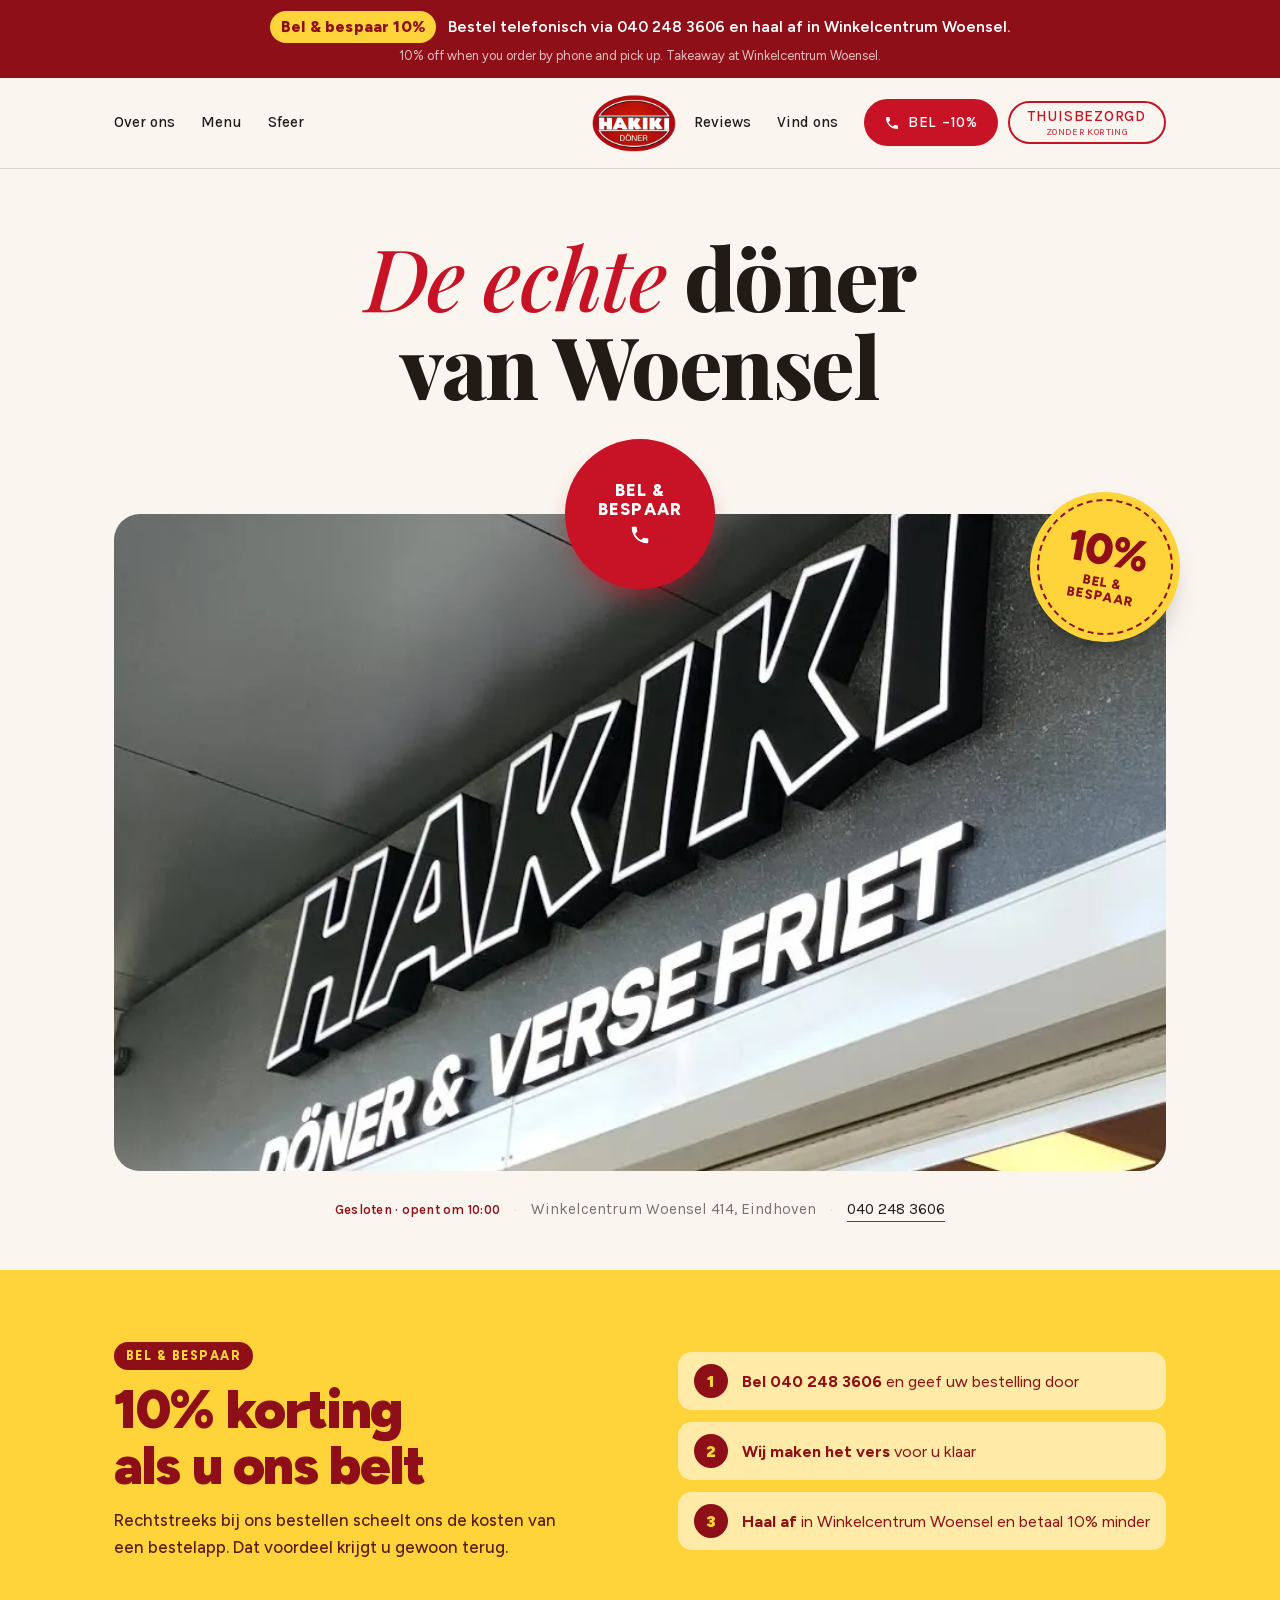
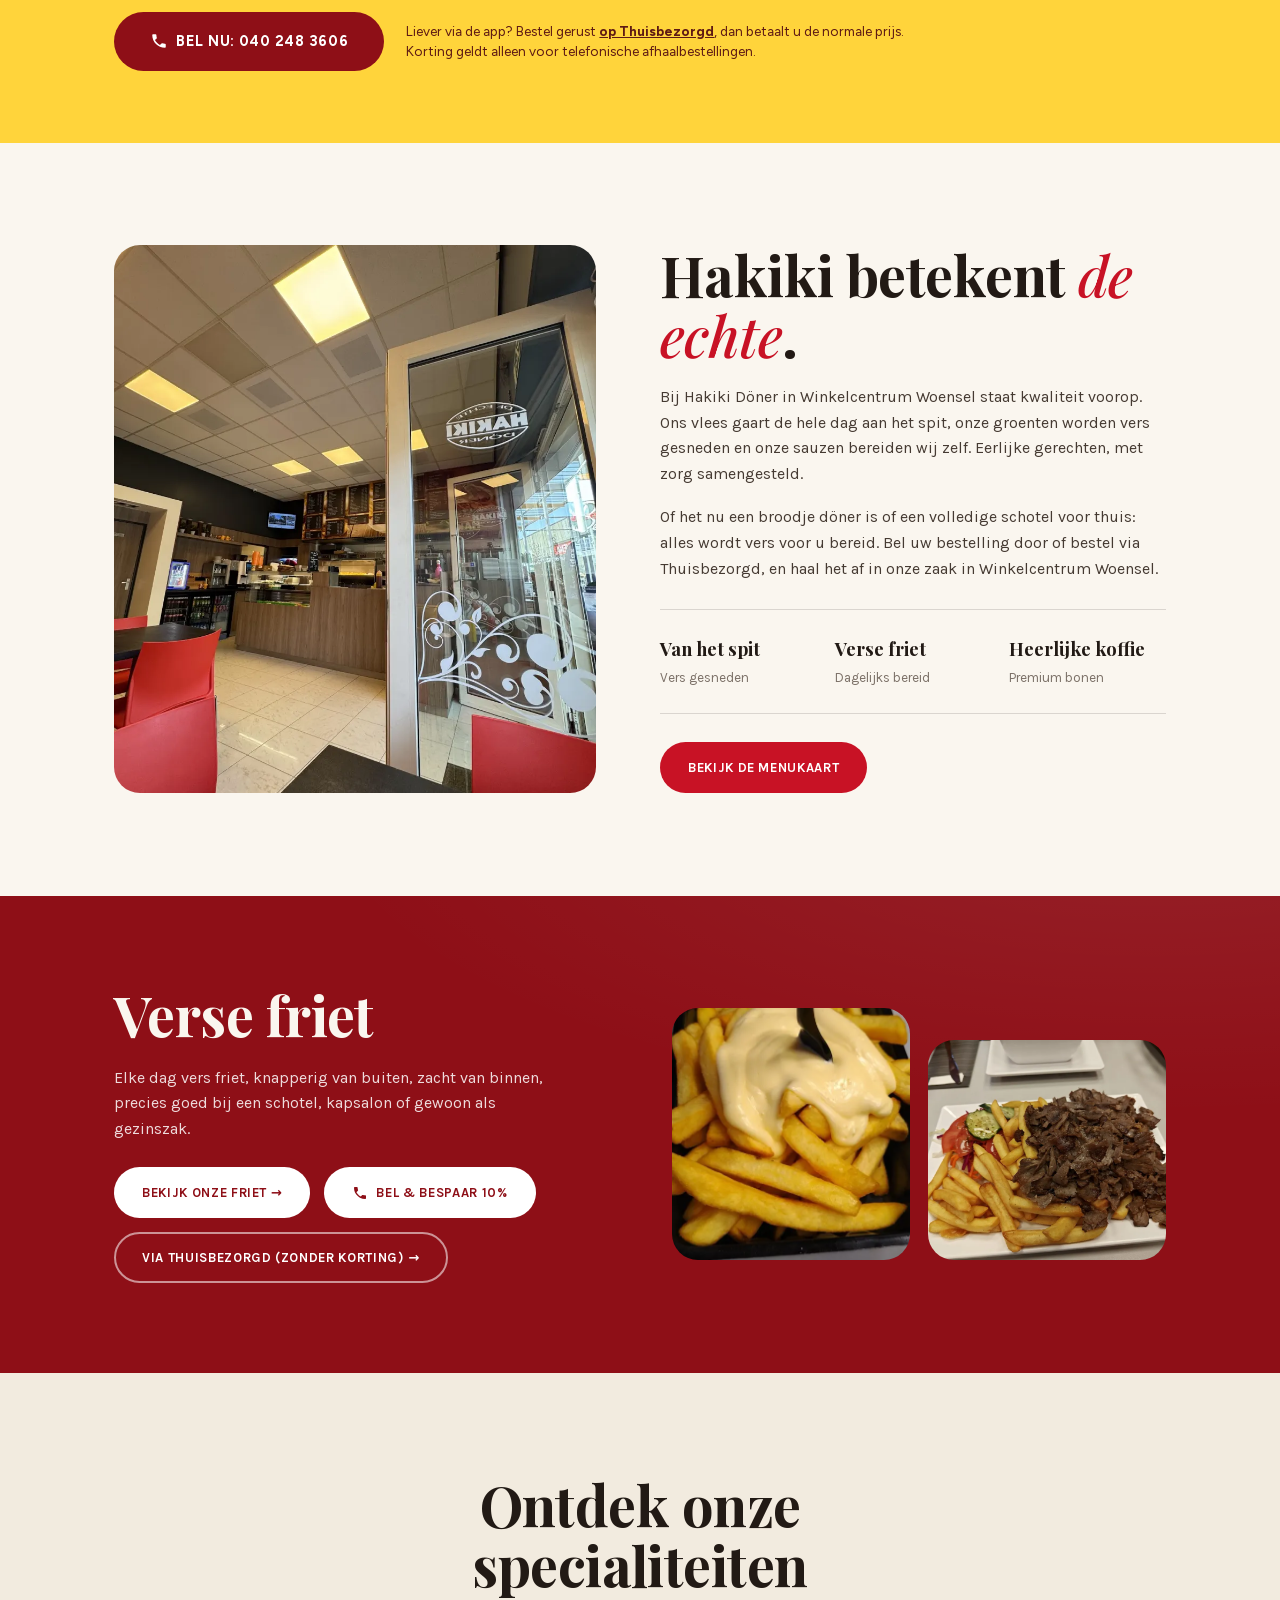
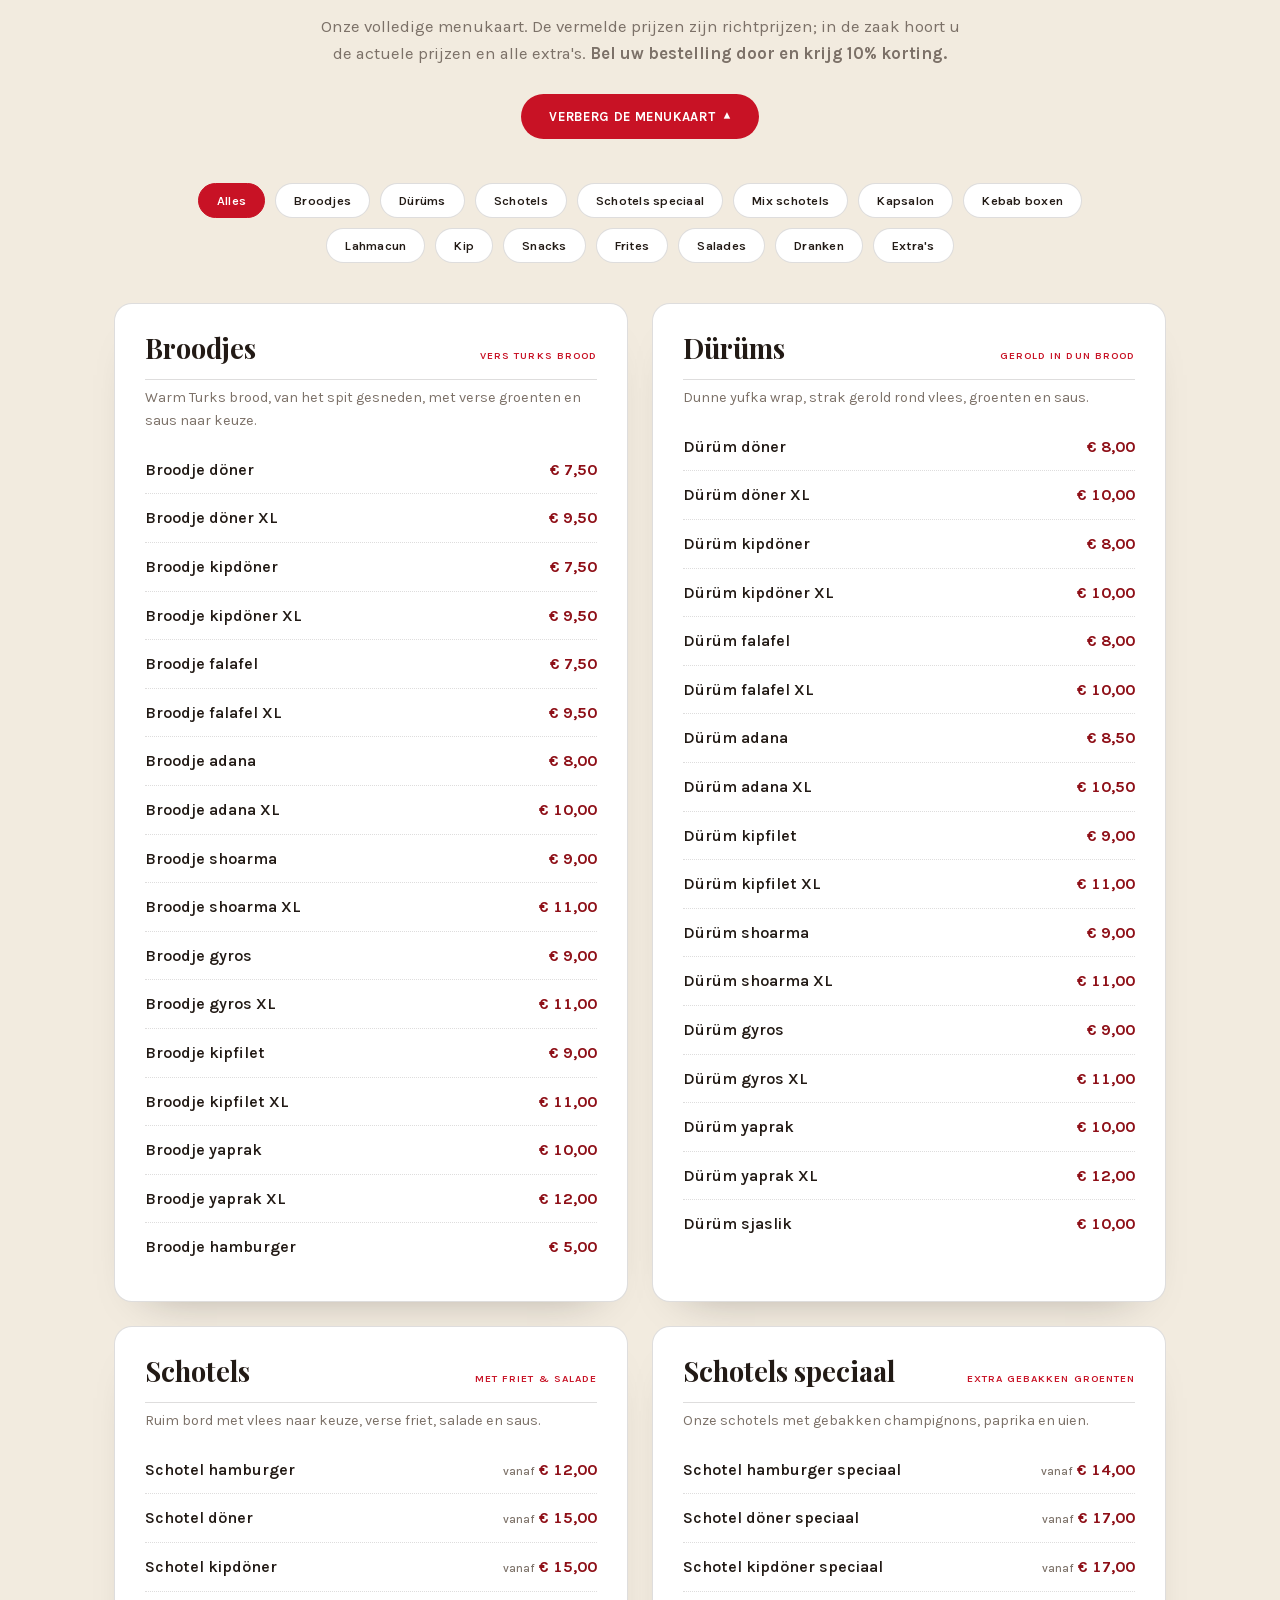
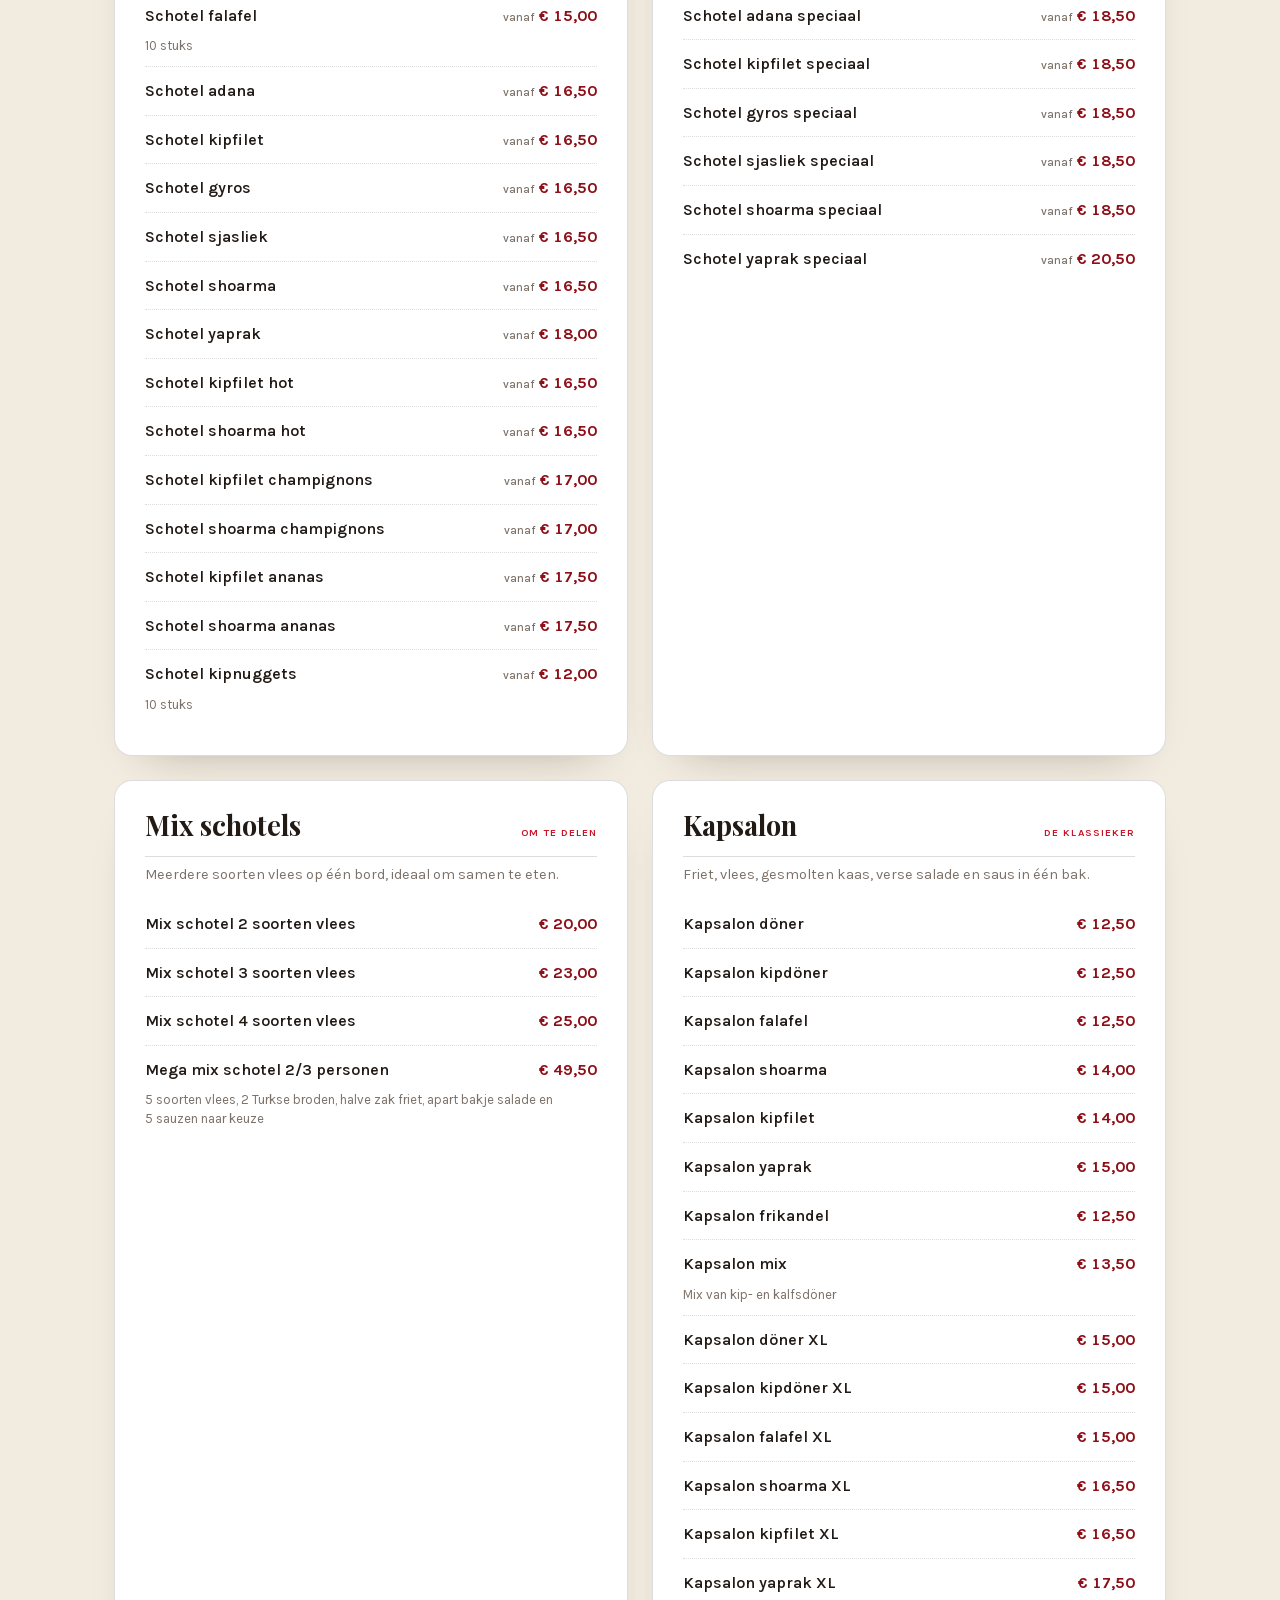
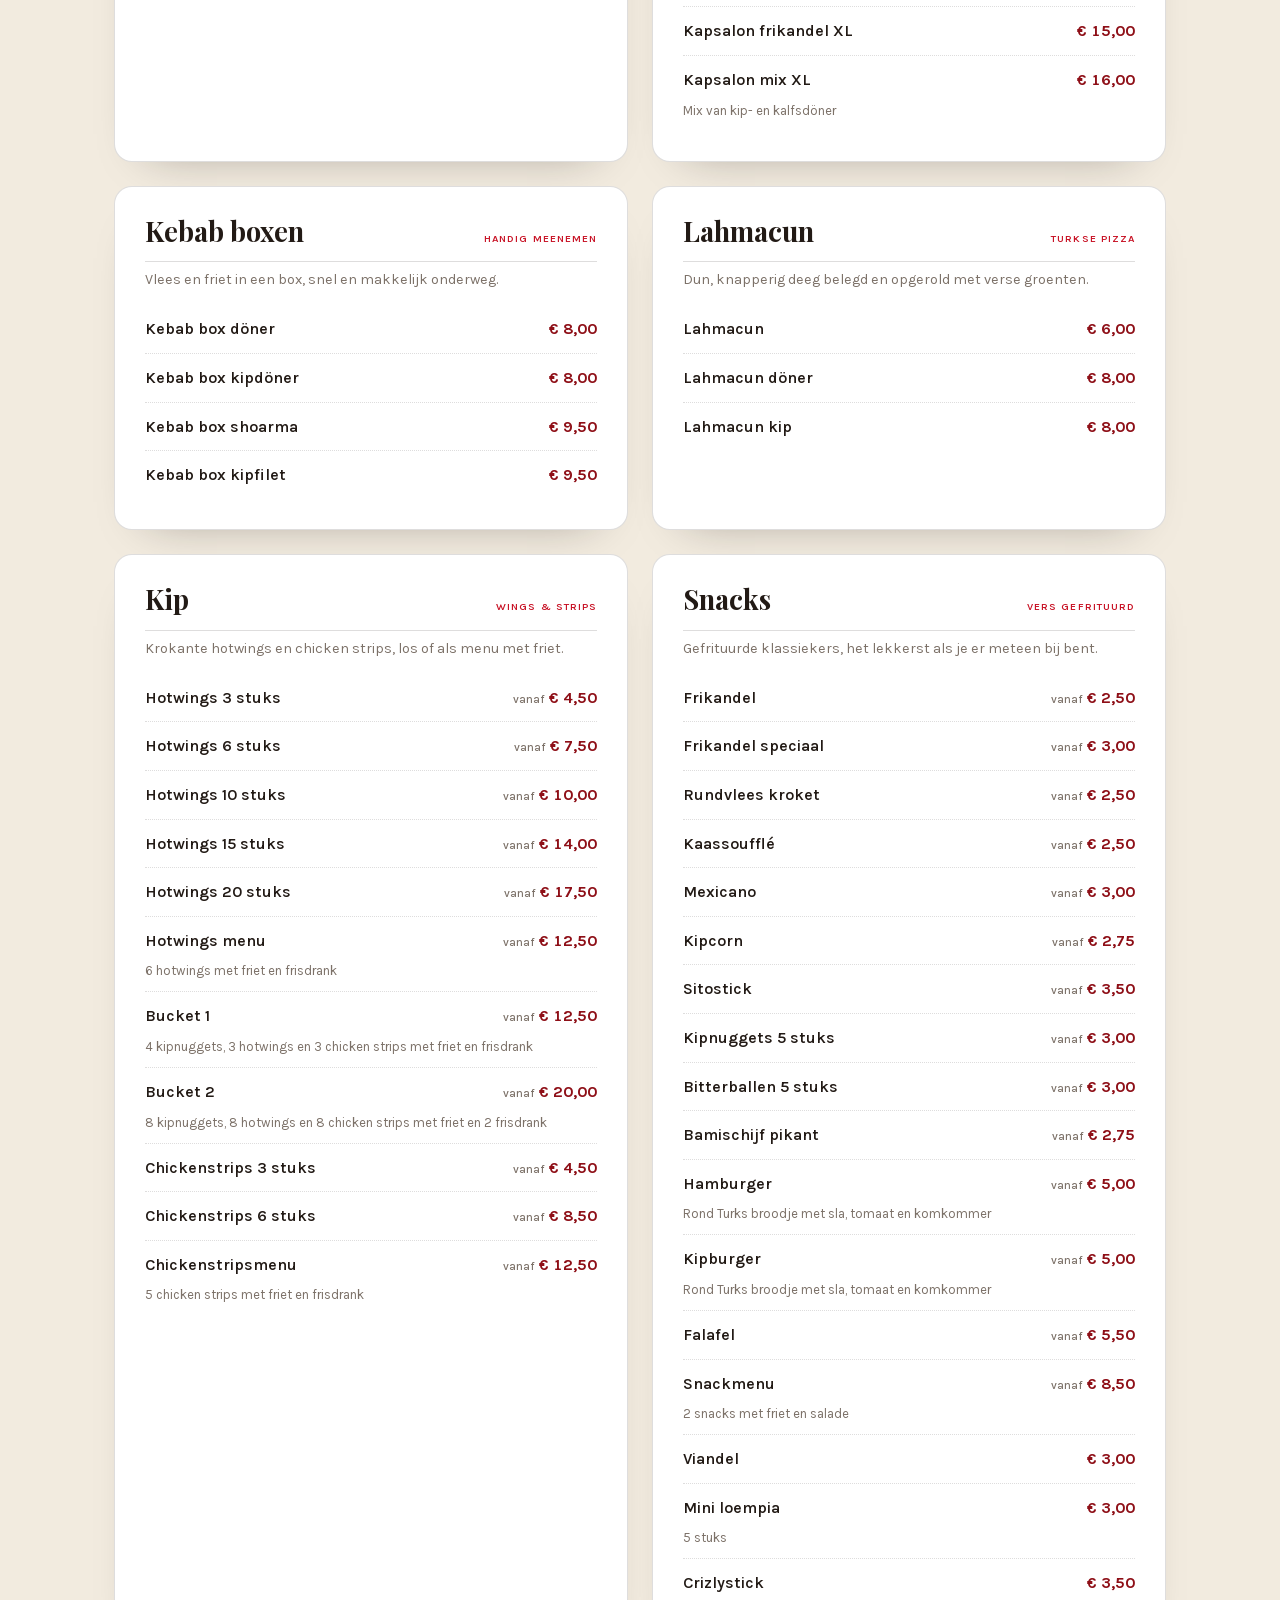
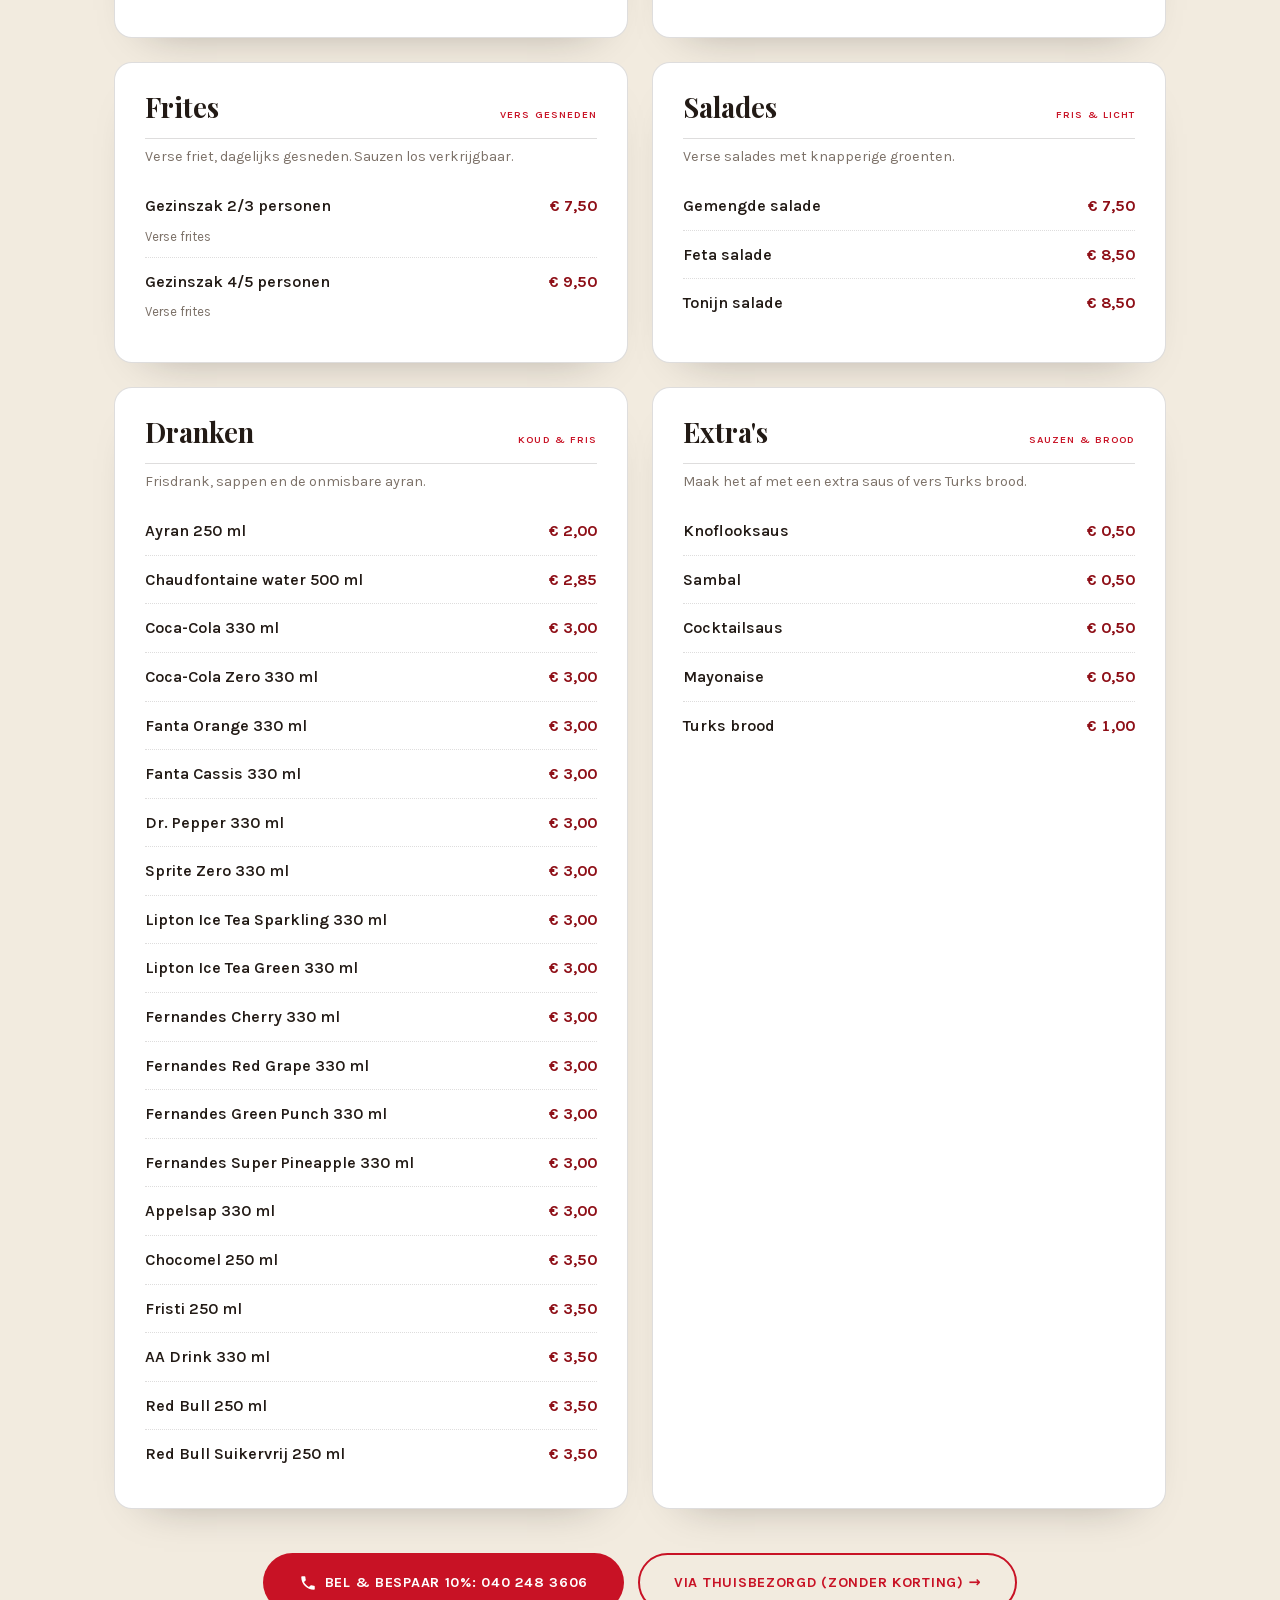
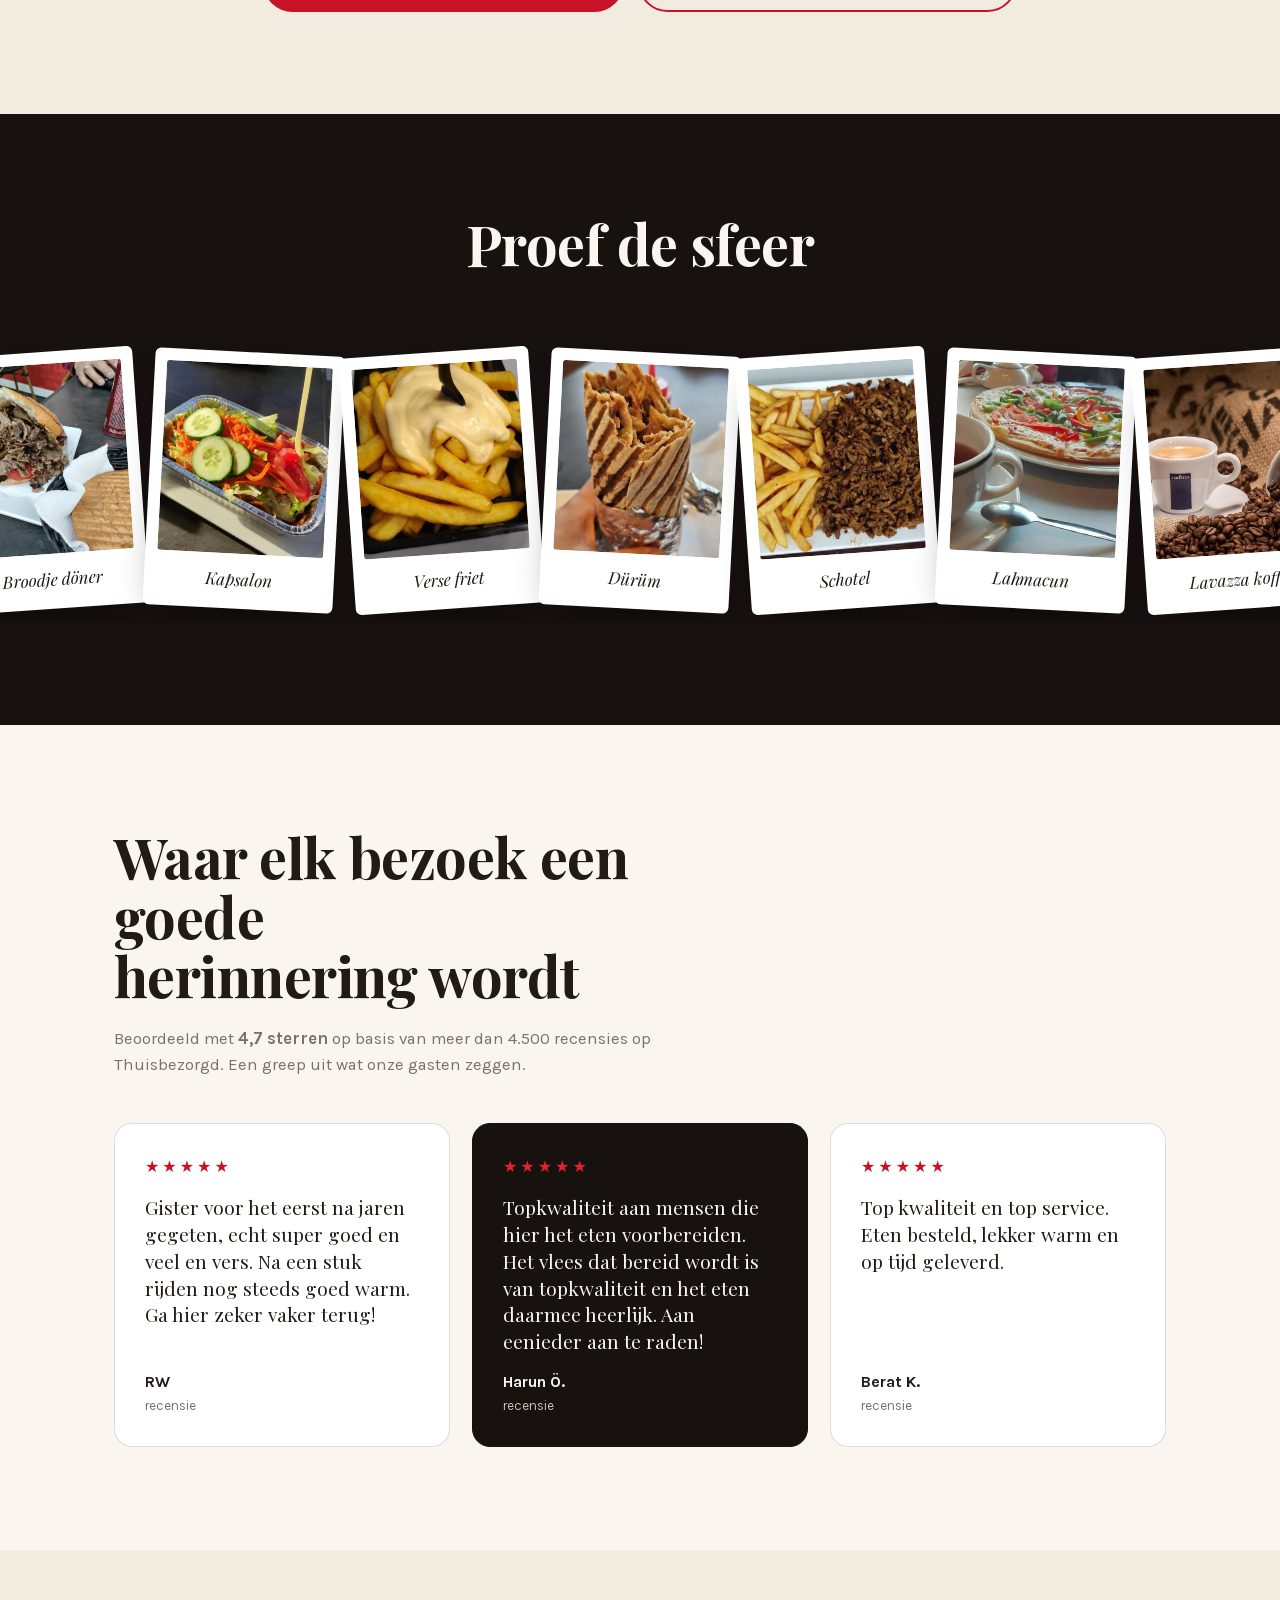
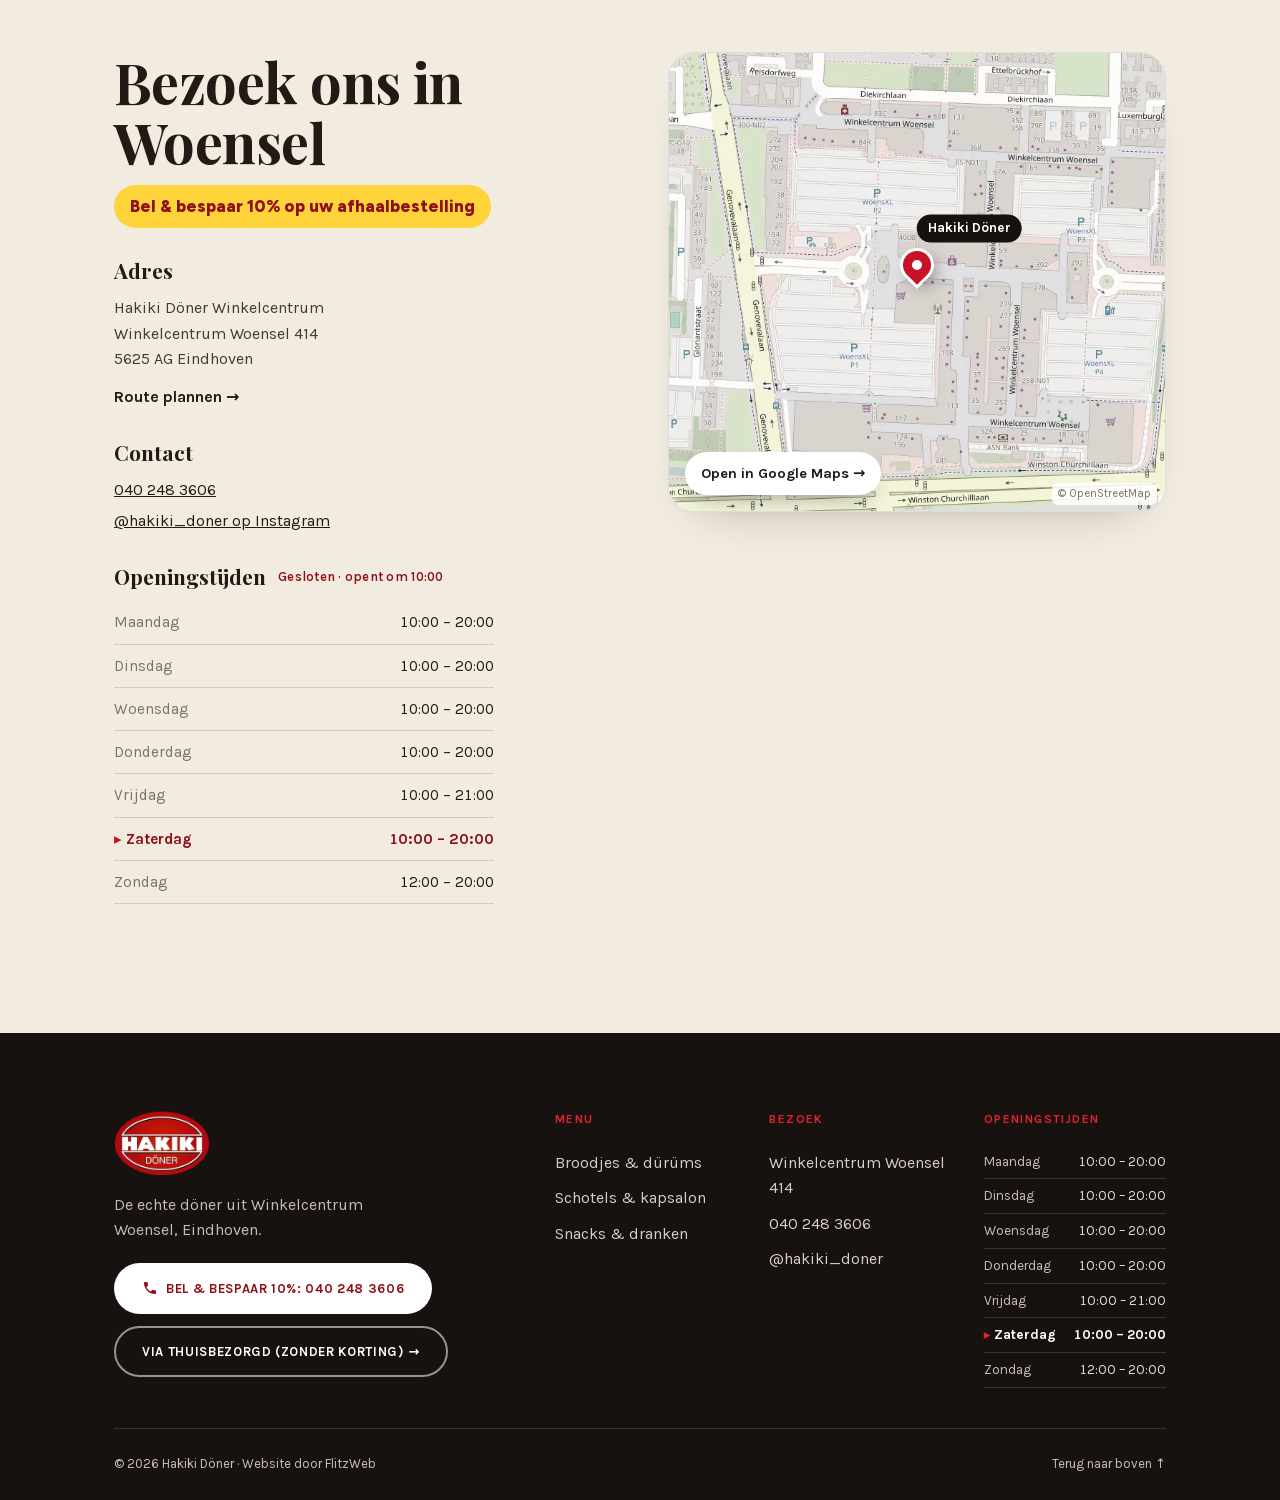
<file: index.html>
<!doctype html>
<html lang="nl">
<head>
<meta charset="utf-8" />
<meta name="viewport" content="width=device-width, initial-scale=1" />
<!-- Bel & Bespaar staat ook in titel en beschrijvingen, zodat het in Google
     opvalt. Loopt de actie af (KORTING in main.js), pas deze dan ook aan. -->
<title>Hakiki Döner Eindhoven · Bel &amp; Bespaar 10% bij afhalen</title>
<meta name="description" content="Bel &amp; Bespaar: bestel via 040 248 3606, haal af in Winkelcentrum Woensel en krijg 10% korting. De echte döner, dürüm en kapsalon, vers van het spit." />
<meta name="theme-color" content="#FAF6EF" />
<meta name="robots" content="index, follow, max-image-preview:large, max-snippet:-1, max-video-preview:-1" />
<link rel="canonical" href="https://hakiki.nl/" />

<!-- Lokale SEO: geo -->
<meta name="geo.region" content="NL-NB" />
<meta name="geo.placename" content="Eindhoven" />
<meta name="geo.position" content="51.469383;5.475595" />
<meta name="ICBM" content="51.469383, 5.475595" />

<!-- Open Graph / social sharing -->
<meta property="og:type" content="restaurant" />
<meta property="og:locale" content="nl_NL" />
<meta property="og:site_name" content="Hakiki Döner" />
<meta property="og:title" content="Hakiki Döner Eindhoven · Bel &amp; Bespaar 10% bij afhalen" />
<meta property="og:description" content="Bel &amp; Bespaar: bestel telefonisch via 040 248 3606 en krijg 10% korting bij afhalen. De echte döner, vers van het spit, in Winkelcentrum Woensel." />
<meta property="og:url" content="https://hakiki.nl/" />
<meta property="og:image" content="https://hakiki.nl/assets/og-hakiki.jpg" />
<meta property="og:image:alt" content="Logo van Hakiki Döner · de echte döner van Woensel, Eindhoven" />
<meta property="og:image:width" content="1200" />
<meta property="og:image:height" content="630" />
<meta name="twitter:card" content="summary_large_image" />
<meta name="twitter:title" content="Hakiki Döner Eindhoven · Bel &amp; Bespaar 10% bij afhalen" />
<meta name="twitter:description" content="Bel &amp; Bespaar: bestel telefonisch via 040 248 3606 en krijg 10% korting bij afhalen. De echte döner, vers van het spit, in Winkelcentrum Woensel." />
<meta name="twitter:image" content="https://hakiki.nl/assets/og-hakiki.jpg" />

<link rel="icon" href="assets/hakiki-logo.png" />
<link rel="preload" href="assets/fonts/karla-latin.woff2" as="font" type="font/woff2" crossorigin />
<link rel="preload" href="assets/fonts/playfairdisplay-latin.woff2" as="font" type="font/woff2" crossorigin />
<link rel="stylesheet" href="styles.css" />


<!-- Structured data: lokaal restaurant -->
<script type="application/ld+json">
{
  "@context": "https://schema.org",
  "@type": "Restaurant",
  "@id": "https://hakiki.nl/#restaurant",
  "name": "Hakiki Döner",
  "alternateName": "Hakiki Döner Eindhoven",
  "description": "Hakiki Döner in Winkelcentrum Woensel, Eindhoven. De echte döner, dürüm, kapsalon, schotels en verse friet, vers van het spit. Bel & Bespaar: bestel telefonisch via 040 248 3606, haal af en krijg 10% korting.",
  "image": [
    "https://hakiki.nl/assets/og-hakiki.jpg",
    "https://hakiki.nl/assets/photos/hero.jpg"
  ],
  "logo": "https://hakiki.nl/assets/hakiki-logo.png",
  "url": "https://hakiki.nl/",
  "telephone": "+31402483606",
  "servesCuisine": ["Turks", "Döner", "Kebab", "Döner Kebab", "Shoarma", "Kapsalon", "Mediterraans"],
  "priceRange": "€",
  "menu": "https://hakiki.nl/#menu",
  "hasMenu": "https://hakiki.nl/#menu",
  "acceptsReservations": "False",
  "currenciesAccepted": "EUR",
  "address": {
    "@type": "PostalAddress",
    "streetAddress": "Winkelcentrum Woensel 414",
    "postalCode": "5625 AG",
    "addressLocality": "Eindhoven",
    "addressRegion": "Noord-Brabant",
    "addressCountry": "NL"
  },
  "geo": {
    "@type": "GeoCoordinates",
    "latitude": 51.469383,
    "longitude": 5.475595
  },
  "hasMap": "https://www.google.com/maps?q=Winkelcentrum+Woensel+414,+5625+AG+Eindhoven",
  "areaServed": [
    { "@type": "City", "name": "Eindhoven" },
    { "@type": "Place", "name": "Woensel" }
  ],
  "aggregateRating": {
    "@type": "AggregateRating",
    "ratingValue": "4.7",
    "reviewCount": "4500",
    "bestRating": "5",
    "worstRating": "1"
  },
  "sameAs": ["https://www.instagram.com/hakiki_doner"],
  "openingHoursSpecification": [
    { "@type": "OpeningHoursSpecification", "dayOfWeek": ["Monday", "Tuesday", "Wednesday", "Thursday", "Saturday"], "opens": "10:00", "closes": "20:00" },
    { "@type": "OpeningHoursSpecification", "dayOfWeek": "Friday", "opens": "10:00", "closes": "21:00" },
    { "@type": "OpeningHoursSpecification", "dayOfWeek": "Sunday", "opens": "12:00", "closes": "20:00" }
  ],
  "specialOpeningHoursSpecification": [
    { "@type": "OpeningHoursSpecification", "opens": "00:00", "closes": "00:00", "validFrom": "2026-07-26", "validThrough": "2026-08-18" }
  ]
}
</script>
</head>
<body>

<a class="skip-link" href="#menu">Direct naar het menu</a>

<!-- Herbruikbaar telefoon-icoon voor de belknoppen -->
<svg width="0" height="0" aria-hidden="true" style="position:absolute"><symbol id="ico-phone" viewBox="0 0 24 24"><path fill="currentColor" d="M6.62 10.79c1.44 2.83 3.76 5.14 6.59 6.59l2.2-2.2c.27-.27.67-.36 1.02-.24 1.12.37 2.33.57 3.57.57.55 0 1 .45 1 1V20c0 .55-.45 1-1 1-9.39 0-17-7.61-17-17 0-.55.45-1 1-1h3.5c.55 0 1 .45 1 1 0 1.25.2 2.45.57 3.57.11.35.03.74-.25 1.02l-2.2 2.2z"/></symbol></svg>

<!-- Vakantiemelding: verschijnt en verdwijnt automatisch op basis van de datums in main.js -->
<div class="notice" id="vakantie-notice" hidden>
  <p class="notice__nl" data-role="vakantie-nl"></p>
  <p class="notice__en" data-role="vakantie-en"></p>
</div>

<!-- Vakantie-pop-up (zelfde datums, gevuld via main.js); één keer per bezoek -->
<div class="vmodal" id="vakantie-modal" role="dialog" aria-modal="true" aria-labelledby="vmodal-title" data-gezien="hakiki-vakantie-gezien" hidden>
  <div class="vmodal__scrim" data-role="vmodal-close"></div>
  <div class="vmodal__card">
    <button class="vmodal__x" type="button" aria-label="Melding sluiten" data-role="vmodal-close">&times;</button>

    <h2 class="vmodal__title" id="vmodal-title">Beste klanten,</h2>
    <p class="vmodal__body">i.v.m. vakantie zijn wij gesloten</p>
    <p class="vmodal__dates" data-role="vmodal-nl-datums"></p>
    <p class="vmodal__body"><span data-role="vmodal-nl-open"></span> bent u weer van harte welkom.</p>
    <p class="vmodal__team">Team Hakiki</p>

    <hr class="vmodal__sep" />

    <h2 class="vmodal__title">Dear customers,</h2>
    <p class="vmodal__body">due to our holiday we will be closed</p>
    <p class="vmodal__dates" data-role="vmodal-en-datums"></p>
    <p class="vmodal__body">On <span data-role="vmodal-en-open"></span> you are very welcome again.</p>
    <p class="vmodal__team">Team Hakiki</p>

    <button class="btn btn--pill vmodal__ok" type="button" data-role="vmodal-close">Sluiten / Close</button>
  </div>
</div>

<!-- Afhaalmelding: geen bezorging meer + afhaalkorting. Datums in main.js (AFHAAL, KORTING) -->
<div class="notice notice--afhaal" id="afhaal-notice" hidden>
  <p class="notice__nl"><a class="deal-pill" href="tel:+31402483606" data-role="korting">Bel &amp; bespaar <span data-role="korting-pct">10%</span></a> <span data-role="afhaal-nl"></span></p>
  <p class="notice__en" data-role="afhaal-en"></p>
</div>

<!-- Afhaal-pop-up (zelfde principe als de vakantie-pop-up); één keer per bezoek -->
<div class="vmodal vmodal--afhaal" id="afhaal-modal" role="dialog" aria-modal="true" aria-labelledby="amodal-title" data-gezien="hakiki-afhaal-gezien" hidden>
  <div class="vmodal__scrim" data-role="vmodal-close"></div>
  <div class="vmodal__card">
    <button class="vmodal__x" type="button" aria-label="Melding sluiten" data-role="vmodal-close">&times;</button>

    <img class="vmodal__logo" src="assets/hakiki-logo.webp" alt="" width="132" height="91" />

    <h2 class="vmodal__title" id="amodal-title">Beste klanten,</h2>
    <p class="vmodal__lead" data-role="amodal-nl-stop"></p>
    <p class="vmodal__lead">U bent van harte welkom om af te halen.</p>

    <a class="deal" href="tel:+31402483606" data-role="korting">
      <span class="deal__kicker">Bel &amp; Bespaar</span>
      <span class="deal__pct"><span data-role="korting-pct">10%</span> korting</span>
      <span class="deal__txt">als u telefonisch bestelt en afhaalt</span>
    </a>

    <p class="vmodal__dates">Winkelcentrum Woensel 414</p>

    <div class="vmodal__actions">
      <a class="btn btn--white" href="tel:+31402483606"><svg class="btn__ico" width="16" height="16" aria-hidden="true"><use href="#ico-phone"/></svg>Bel nu: 040 248 3606</a>
      <a class="btn btn--ghost" href="https://www.google.com/maps/dir/?api=1&amp;destination=Winkelcentrum+Woensel+414,+5625+AG+Eindhoven" target="_blank" rel="noopener">Route plannen →</a>
    </div>

    <p class="vmodal__fine" data-role="korting">Korting geldt niet voor bestellingen via Thuisbezorgd.</p>

    <p class="vmodal__team vmodal__team--sign">Mvg Team Hakiki</p>

    <hr class="vmodal__sep" />

    <p class="vmodal__en" lang="en">
      <strong>Dear customers,</strong> <span data-role="amodal-en-stop"></span>
      <span data-role="korting">Order by phone (040 248 3606), pick up and get <strong><span data-role="korting-pct">10%</span> off</strong>.</span>
      You are very welcome at our shop in Winkelcentrum Woensel.
    </p>

    <button class="vmodal__link" type="button" data-role="vmodal-close">Sluiten / Close</button>
  </div>
</div>

<div class="shell">
  <!-- ===== NAV ===== -->
  <header class="nav" id="top">
    <div class="nav__inner">
      <nav class="nav__links nav__links--left" aria-label="Hoofdmenu links">
        <a href="#verhaal">Over ons</a>
        <a href="#menu">Menu</a>
        <a href="#sfeer">Sfeer</a>
      </nav>

      <a class="nav__brand" href="#top" aria-label="Hakiki Döner, naar boven">
        <img src="assets/hakiki-logo.webp" alt="Hakiki Döner" width="120" height="83" />
      </a>

      <nav class="nav__links nav__links--right" aria-label="Hoofdmenu rechts">
        <a href="#reviews">Reviews</a>
        <a href="#vind-ons">Vind ons</a>
        <span class="nav__cta">
          <a class="btn btn--pill btn--sm" href="tel:+31402483606"><svg class="btn__ico" width="16" height="16" aria-hidden="true"><use href="#ico-phone"/></svg><span>Bel<span data-role="korting"> &minus;<span data-role="korting-pct">10%</span></span></span></a>
          <a class="btn btn--outline btn--sm nav__tb" href="https://www.thuisbezorgd.nl/en/menu/hakiki-doner" target="_blank" rel="noopener"><span>Thuisbezorgd<span class="nav__tb-note" data-role="korting">zonder korting</span></span></a>
        </span>
      </nav>

      <button class="nav__toggle" id="nav-toggle" aria-label="Menu openen" aria-expanded="false" aria-controls="mobile-menu">
        <span></span><span></span><span></span>
      </button>
    </div>

    <nav class="mobile-menu" id="mobile-menu" aria-label="Mobiel menu" hidden>
      <a href="#verhaal">Over ons</a>
      <a href="#menu">Menu</a>
      <a href="#sfeer">Sfeer</a>
      <a href="#reviews">Reviews</a>
      <a href="#vind-ons">Vind ons</a>
      <a class="btn btn--pill btn--block" href="tel:+31402483606"><svg class="btn__ico" width="16" height="16" aria-hidden="true"><use href="#ico-phone"/></svg><span>Bel<span data-role="korting"> &amp; bespaar <span data-role="korting-pct">10%</span></span>: 040 248 3606</span></a>
      <a class="btn btn--outline btn--block" href="https://www.thuisbezorgd.nl/en/menu/hakiki-doner" target="_blank" rel="noopener"><span>Via Thuisbezorgd<span data-role="korting"> (zonder korting)</span></span></a>
    </nav>
  </header>

  <main>
    <!-- ===== HERO ===== -->
    <section class="hero">
      <div class="container hero__inner">
        <h1 class="hero__title"><em>De echte</em> döner<br />van Woensel</h1>

        <div class="hero__ctas">
          <!-- Eén centrale belknop; tijdens de actie met de korting erin -->
          <a class="circle-cta circle-cta--main" href="tel:+31402483606" aria-label="Bel ons: 040 248 3606">
            <span class="circle-cta__kicker" data-role="korting">Bel &amp;<br />bespaar</span>
            <span data-role="korting-uit">Bel<br />ons</span>
            <svg viewBox="0 0 24 24" width="22" height="22" aria-hidden="true"><use href="#ico-phone"/></svg>
          </a>
        </div>

        <div class="hero__media">
          <figure class="media media--hero">
            <img src="assets/photos/hero.webp" alt="Hakiki Döner, de zaak in Winkelcentrum Woensel" width="980" height="612" fetchpriority="high" />
          </figure>
          <!-- Bel & Bespaar: zichtbaar zolang KORTING in main.js loopt -->
          <a class="sticker" href="tel:+31402483606" data-role="korting" aria-label="Bel en bespaar 10 procent: 040 248 3606">
            <span class="sticker__pct" data-role="korting-pct">10%</span>
            <span class="sticker__txt">Bel &amp;<br />bespaar</span>
          </a>
        </div>

        <div class="hero__meta">
          <span class="status" data-role="status"><span class="status__dot"></span><span class="status__text">Openingstijden</span></span>
          <span class="hero__meta-sep">·</span>
          <span>Winkelcentrum Woensel 414, Eindhoven</span>
          <span class="hero__meta-sep">·</span>
          <a href="tel:+31402483606">040 248 3606</a>
        </div>
      </div>
    </section>

    <!-- ===== BEL & BESPAAR (zichtbaar zolang KORTING in main.js loopt) ===== -->
    <section class="belbespaar" id="bel-en-bespaar" data-role="korting">
      <div class="container belbespaar__inner">
        <div class="belbespaar__head">
          <p class="belbespaar__kicker">Bel &amp; Bespaar</p>
          <h2 class="belbespaar__title"><span data-role="korting-pct">10%</span> korting als u ons belt</h2>
          <p class="belbespaar__why">
            Rechtstreeks bij ons bestellen scheelt ons de kosten van een bestelapp.
            Dat voordeel krijgt u gewoon terug.
          </p>
        </div>
        <ol class="belbespaar__steps">
          <li><span class="belbespaar__num">1</span><span><strong>Bel 040 248 3606</strong> en geef uw bestelling door</span></li>
          <li><span class="belbespaar__num">2</span><span><strong>Wij maken het vers</strong> voor u klaar</span></li>
          <li><span class="belbespaar__num">3</span><span><strong>Haal af</strong> in Winkelcentrum Woensel en betaal <span data-role="korting-pct">10%</span> minder</span></li>
        </ol>
        <div class="belbespaar__cta">
          <a class="btn btn--pill btn--lg" href="tel:+31402483606"><svg class="btn__ico" width="18" height="18" aria-hidden="true"><use href="#ico-phone"/></svg>Bel nu: 040 248 3606</a>
          <p class="belbespaar__fine">Liever via de app? Bestel gerust <a href="https://www.thuisbezorgd.nl/en/menu/hakiki-doner" target="_blank" rel="noopener">op Thuisbezorgd</a>, dan betaalt u de normale prijs.<br />Korting geldt alleen voor telefonische afhaalbestellingen.</p>
        </div>
      </div>
    </section>

    <!-- ===== VERHAAL ===== -->
    <section class="story" id="verhaal">
      <div class="container story__grid">
        <figure class="media media--story">
          <img src="assets/photos/interieur.webp" alt="Binnen bij Hakiki Döner in Winkelcentrum Woensel, met de toonbank en menuborden" width="1200" height="1600" loading="lazy" decoding="async" />
        </figure>
        <div class="story__copy">
          <h2 class="h2">Hakiki betekent <span class="serif-it">de echte</span>.</h2>
          <p>
            Bij Hakiki Döner in Winkelcentrum Woensel staat kwaliteit voorop. Ons vlees gaart de hele
            dag aan het spit, onze groenten worden vers gesneden en onze sauzen bereiden wij zelf.
            Eerlijke gerechten, met zorg samengesteld.
          </p>
          <p>
            Of het nu een broodje döner is of een volledige schotel voor thuis: alles wordt vers
            voor u bereid. Bel uw bestelling door of bestel via Thuisbezorgd, en haal het af in
            onze zaak in Winkelcentrum Woensel.
          </p>
          <div class="story__stats">
            <div><strong>Van het spit</strong><span>Vers gesneden</span></div>
            <div><strong>Verse friet</strong><span>Dagelijks bereid</span></div>
            <div><strong>Heerlijke koffie</strong><span>Premium bonen</span></div>
          </div>
          <a class="btn btn--pill" href="#menu">Bekijk de menukaart</a>
        </div>
      </div>
    </section>

    <!-- ===== VERSE FRIET ===== -->
    <section class="band">
      <div class="container band__grid">
        <div class="band__copy">
          <h2 class="h2 h2--light">Verse friet</h2>
          <p>Elke dag vers friet, knapperig van buiten, zacht van binnen, precies goed bij een schotel, kapsalon of gewoon als gezinszak.</p>
          <div class="band__actions">
            <a class="btn btn--white" href="#cat-frites">Bekijk onze friet →</a>
            <a class="btn btn--white" href="tel:+31402483606"><svg class="btn__ico" width="16" height="16" aria-hidden="true"><use href="#ico-phone"/></svg><span>Bel<span data-role="korting"> &amp; bespaar <span data-role="korting-pct">10%</span></span></span></a>
            <a class="btn btn--ghost" href="https://www.thuisbezorgd.nl/en/menu/hakiki-doner" target="_blank" rel="noopener"><span>Via Thuisbezorgd<span data-role="korting"> (zonder korting)</span> →</span></a>
          </div>
        </div>
        <div class="band__media">
          <figure class="media media--band"><img src="assets/photos/friet.webp" alt="Verse friet, dagelijks vers gesneden" width="481" height="1000" loading="lazy" decoding="async" /></figure>
          <figure class="media media--band"><img src="assets/photos/band-schotel.webp" alt="Dönerschotel met verse friet" width="1400" height="1050" loading="lazy" decoding="async" /></figure>
        </div>
      </div>
    </section>

    <!-- ===== MENU ===== -->
    <section class="menu" id="menu">
      <div class="container">
        <div class="section-head section-head--center">
          <h2 class="h2">Ontdek onze specialiteiten</h2>
          <p class="section-lead">
            Onze volledige menukaart. De vermelde prijzen zijn richtprijzen; in de zaak hoort u de
            actuele prijzen en alle extra's.
            <span data-role="korting"><strong>Bel uw bestelling door en krijg <span data-role="korting-pct">10%</span> korting.</strong></span>
          </p>
          <button class="btn btn--pill menu__toggle" id="menu-toggle" type="button" aria-expanded="true" aria-controls="menu-collapse">
            <span class="menu__toggle-label">Verberg de menukaart</span>
            <span class="menu__toggle-icon" aria-hidden="true">▾</span>
          </button>
        </div>

        <div id="menu-collapse">
          <div class="menu__filter" id="menu-filter" role="tablist" aria-label="Filter op categorie"></div>
          <div class="menu__grid" id="menu-grid"></div>
        </div>

        <div class="menu__cta">
          <a class="btn btn--pill btn--lg" href="tel:+31402483606"><svg class="btn__ico" width="18" height="18" aria-hidden="true"><use href="#ico-phone"/></svg><span>Bel<span data-role="korting"> &amp; bespaar <span data-role="korting-pct">10%</span></span>: 040 248 3606</span></a>
          <a class="btn btn--outline btn--lg" href="https://www.thuisbezorgd.nl/en/menu/hakiki-doner" target="_blank" rel="noopener"><span>Via Thuisbezorgd<span data-role="korting"> (zonder korting)</span> →</span></a>
        </div>
      </div>
    </section>

    <!-- ===== GALERIJ ===== -->
    <section class="gallery" id="sfeer">
      <div class="container">
        <div class="section-head section-head--center">
          <h2 class="h2 h2--light">Proef de sfeer</h2>
        </div>
      </div>
      <div class="gallery__row">
        <figure class="polaroid"><img class="polaroid__img" src="assets/photos/broodje-doner.webp" alt="Broodje döner" loading="lazy" /><figcaption>Broodje döner</figcaption></figure>
        <figure class="polaroid"><img class="polaroid__img" src="assets/photos/kapsalon.webp" alt="Kapsalon" loading="lazy" /><figcaption>Kapsalon</figcaption></figure>
        <figure class="polaroid"><img class="polaroid__img" src="assets/photos/friet.webp" alt="Verse friet" loading="lazy" /><figcaption>Verse friet</figcaption></figure>
        <figure class="polaroid"><img class="polaroid__img" src="assets/photos/durum.webp" alt="Dürüm" loading="lazy" /><figcaption>Dürüm</figcaption></figure>
        <figure class="polaroid"><img class="polaroid__img" src="assets/photos/schotel.webp" alt="Schotel" loading="lazy" /><figcaption>Schotel</figcaption></figure>
        <figure class="polaroid"><img class="polaroid__img" src="assets/photos/lahmacun.webp" alt="Lahmacun" loading="lazy" /><figcaption>Lahmacun</figcaption></figure>
        <figure class="polaroid"><img class="polaroid__img" src="assets/photos/koffie.webp" alt="Espresso in Lavazza-kopjes met verse koffiebonen" loading="lazy" /><figcaption>Lavazza koffie</figcaption></figure>
      </div>
    </section>

    <!-- ===== REVIEWS ===== -->
    <section class="reviews" id="reviews">
      <div class="container">
        <div class="section-head">
          <h2 class="h2">Waar elk bezoek een goede<br />herinnering wordt</h2>
          <p class="section-lead">Beoordeeld met <strong>4,7 sterren</strong> op basis van meer dan 4.500 recensies op Thuisbezorgd. Een greep uit wat onze gasten zeggen.</p>
        </div>
        <div class="reviews__grid">
          <figure class="review">
            <div class="review__stars" aria-label="5 van 5 sterren">★★★★★</div>
            <blockquote>Gister voor het eerst na jaren gegeten, echt super goed en veel en vers. Na een stuk rijden nog steeds goed warm. Ga hier zeker vaker terug!</blockquote>
            <figcaption><span class="review__name">RW</span><span class="review__place">recensie</span></figcaption>
          </figure>
          <figure class="review review--dark">
            <div class="review__stars" aria-label="5 van 5 sterren">★★★★★</div>
            <blockquote>Topkwaliteit aan mensen die hier het eten voorbereiden. Het vlees dat bereid wordt is van topkwaliteit en het eten daarmee heerlijk. Aan eenieder aan te raden!</blockquote>
            <figcaption><span class="review__name">Harun Ö.</span><span class="review__place">recensie</span></figcaption>
          </figure>
          <figure class="review">
            <div class="review__stars" aria-label="5 van 5 sterren">★★★★★</div>
            <blockquote>Top kwaliteit en top service. Eten besteld, lekker warm en op tijd geleverd.</blockquote>
            <figcaption><span class="review__name">Berat K.</span><span class="review__place">recensie</span></figcaption>
          </figure>
        </div>
      </div>
    </section>

    <!-- ===== VIND ONS ===== -->
    <section class="find" id="vind-ons">
      <div class="container find__grid">
        <div class="find__info">
          <h2 class="h2">Bezoek ons in Woensel</h2>
          <a class="deal-tag" href="tel:+31402483606" data-role="korting">Bel &amp; bespaar <span data-role="korting-pct">10%</span> op uw afhaalbestelling</a>

          <div class="find__block">
            <h3>Adres</h3>
            <p>Hakiki Döner Winkelcentrum<br />Winkelcentrum Woensel 414<br />5625 AG Eindhoven</p>
            <a class="link-arrow" href="https://www.google.com/maps/dir/?api=1&destination=Winkelcentrum+Woensel+414,+5625+AG+Eindhoven" target="_blank" rel="noopener">Route plannen →</a>
          </div>

          <div class="find__block">
            <h3>Contact</h3>
            <p><a href="tel:+31402483606">040 248 3606</a></p>
            <p><a href="https://www.instagram.com/hakiki_doner" target="_blank" rel="noopener">@hakiki_doner op Instagram</a></p>
          </div>

          <div class="find__block">
            <h3>Openingstijden <span class="status status--inline" data-role="status"><span class="status__dot"></span><span class="status__text"></span></span></h3>
            <table class="hours" data-role="hours"><tbody></tbody></table>
          </div>
        </div>

        <div class="find__map">
          <!-- Statische kaart (tools/build-map.py) i.p.v. een Google-iframe: geen cookies, sneller -->
          <a class="find__map-link" href="https://www.google.com/maps/dir/?api=1&amp;destination=Winkelcentrum+Woensel+414,+5625+AG+Eindhoven" target="_blank" rel="noopener" data-flitz-where="kaart">
            <img src="assets/map-woensel.webp" width="760" height="640" loading="lazy" decoding="async"
              alt="Kaart van Winkelcentrum Woensel in Eindhoven met de locatie van Hakiki Döner en de parkeerplaatsen eromheen" />
            <span class="find__pin" aria-hidden="true"><span>Hakiki Döner</span></span>
            <span class="find__map-cta">Open in Google Maps →</span>
          </a>
          <a class="find__map-credit" href="https://www.openstreetmap.org/copyright" target="_blank" rel="noopener">© OpenStreetMap</a>
        </div>
      </div>
    </section>
  </main>

  <!-- ===== FOOTER ===== -->
  <footer class="footer">
    <div class="container">
      <div class="footer__top">
        <div class="footer__brand">
          <img src="assets/hakiki-logo.webp" alt="Hakiki Döner" width="150" height="103" />
          <p>De echte döner uit Winkelcentrum Woensel, Eindhoven.</p>
          <div class="footer__cta">
            <a class="btn btn--white" href="tel:+31402483606"><svg class="btn__ico" width="16" height="16" aria-hidden="true"><use href="#ico-phone"/></svg><span>Bel<span data-role="korting"> &amp; bespaar <span data-role="korting-pct">10%</span></span>: 040 248 3606</span></a>
            <a class="btn btn--ghost" href="https://www.thuisbezorgd.nl/en/menu/hakiki-doner" target="_blank" rel="noopener"><span>Via Thuisbezorgd<span data-role="korting"> (zonder korting)</span> →</span></a>
          </div>
        </div>
        <div class="footer__cols">
          <div class="footer__col">
            <h4>Menu</h4>
            <a href="#menu">Broodjes & dürüms</a>
            <a href="#menu">Schotels & kapsalon</a>
            <a href="#menu">Snacks & dranken</a>
          </div>
          <div class="footer__col">
            <h4>Bezoek</h4>
            <a href="https://www.google.com/maps/dir/?api=1&destination=Winkelcentrum+Woensel+414,+5625+AG+Eindhoven" target="_blank" rel="noopener">Winkelcentrum Woensel 414</a>
            <a href="tel:+31402483606">040 248 3606</a>
            <a href="https://www.instagram.com/hakiki_doner" target="_blank" rel="noopener">@hakiki_doner</a>
          </div>
          <div class="footer__col">
            <h4>Openingstijden</h4>
            <table class="hours hours--footer" data-role="hours"><tbody></tbody></table>
          </div>
        </div>
      </div>
      <div class="footer__bar">
        <span>© <span data-role="year"></span> Hakiki Döner · Website door <a href="https://flitzweb.nl" rel="nofollow">FlitzWeb</a></span>
        <a href="#top">Terug naar boven ↑</a>
      </div>
    </div>
  </footer>
</div>

<!-- Bel & Bespaar-balk: vast onderin op mobiel, zolang KORTING loopt -->
<a class="belbar" href="tel:+31402483606" data-role="korting">
  <svg width="18" height="18" aria-hidden="true"><use href="#ico-phone"/></svg>
  <span><strong>Bel &amp; bespaar <span data-role="korting-pct">10%</span></strong> · 040 248 3606</span>
</a>

<script src="menu-data.js"></script>
<script src="main.js"></script>
<!-- ruimt oude Clarity-cookies op van bezoekers die ooit "Accepteren" kozen -->
<script src="cookies.js"></script>

<!-- FlitzWeb klantacties (bellen, bestellen, route) + FlitzWeb Studio: cookievrije statistiek -->
<script defer src="/flitz-track.js"></script>
<script defer src="https://studio.flitzweb.nl/t.js" data-site="fw_NgLZsl_mbLcP" data-domains="hakiki.nl,www.hakiki.nl"></script>
</body>
</html>
</file>
<file: styles.css>
/* Self-hosted fonts (latin subset, from Google Fonts, OFL). No requests to Google = no IP sharing (AVG). */
@font-face { font-family: "Allura"; font-style: normal; font-weight: 400; font-display: swap; src: url("assets/fonts/allura-latin.woff2") format("woff2"); }
@font-face { font-family: "Figtree"; font-style: normal; font-weight: 400 900; font-display: swap; src: url("assets/fonts/figtree-latin.woff2") format("woff2"); }
@font-face { font-family: "Karla"; font-style: normal; font-weight: 300 700; font-display: swap; src: url("assets/fonts/karla-latin.woff2") format("woff2"); }
@font-face { font-family: "Playfair Display"; font-style: italic; font-weight: 400 900; font-display: swap; src: url("assets/fonts/playfairdisplay-italic-latin.woff2") format("woff2"); }
@font-face { font-family: "Playfair Display"; font-style: normal; font-weight: 400 900; font-display: swap; src: url("assets/fonts/playfairdisplay-latin.woff2") format("woff2"); }

/* ============================================================
   HAKIKI DÖNER - editorial restaurant style (Drizzle-inspired)
   Recolored to brand: black frame · warm white page · Hakiki red
   Type: Playfair Display (serif display) · Karla (body)
   ============================================================ */

:root {
  --red:        #C81225;   /* Hakiki red, sampled from logo */
  --red-deep:   #8E0F17;   /* darker red for bands/hover */
  --red-bright: #E4222F;
  --black:      #17110F;    /* frame + dark sections + dark text */
  --ink:        #221A15;    /* body text */
  --muted:      #7C7168;    /* secondary text on light */
  --muted-lt:   #C9BEB2;    /* secondary text on dark */
  --paper:      #FAF6EF;    /* warm white page */
  --paper-2:    #F2EBDF;    /* subtle alt surface */
  --card:       #FFFFFF;
  --line:       rgba(23,17,15,.14);
  --line-dark:  rgba(255,255,255,.14);

  --r-lg: 26px;
  --r-md: 18px;
  --r-sm: 12px;
  --pill: 999px;

  --pad: clamp(20px, 5vw, 64px);
  --maxw: 1180px;

  --font-display: "Playfair Display", Georgia, serif;
  --font-body: "Karla", system-ui, -apple-system, sans-serif;
  /* afhaalmelding + korting (zelfde letter als de flyer) */
  --font-deal: "Figtree", var(--font-body);
  --font-sign: "Allura", "Brush Script MT", cursive;
  --deal: #FFD43B;      /* geel: alleen voor de afhaalkorting */
  --deal-ink: #8E0F17;
}

* { box-sizing: border-box; }

html { background: var(--paper); scroll-behavior: smooth; scroll-padding-top: 24px; }
@media (prefers-reduced-motion: reduce) { html { scroll-behavior: auto; } }

body {
  margin: 0;
  background: var(--paper);
  color: var(--ink);
  font-family: var(--font-body);
  line-height: 1.6;
  -webkit-font-smoothing: antialiased;
}

img { max-width: 100%; display: block; }
a { color: inherit; }
::selection { background: var(--red); color: #fff; }

.skip-link {
  position: fixed; left: 16px; top: -60px; z-index: 400;
  background: var(--red); color: #fff; padding: 10px 16px; border-radius: var(--pill);
  font-weight: 700; text-decoration: none; transition: top .2s;
}
.skip-link:focus { top: 16px; }
:focus-visible { outline: 3px solid var(--red); outline-offset: 3px; border-radius: 4px; }

.container { max-width: var(--maxw); margin: 0 auto; padding-inline: var(--pad); width: 100%; }

/* ---------- page shell ---------- */
.shell {
  background: var(--paper);
  overflow: hidden;
  position: relative;
}

/* ---------- shared type ---------- */
.h2 {
  font-family: var(--font-display); font-weight: 700;
  font-size: clamp(2rem, 4.6vw, 3.5rem); line-height: 1.06;
  letter-spacing: -.01em; margin: 0 0 20px; color: var(--ink);
}
.h2--light { color: var(--paper); }
.serif-it { font-style: italic; font-weight: 500; color: var(--red); }

.section-head { max-width: 640px; margin-bottom: 44px; }
.section-head--center { margin-inline: auto; text-align: center; }
.section-lead { color: var(--muted); font-size: 1.05rem; margin: 0; }
.section-lead--light { color: var(--muted-lt); }

/* ---------- vakantiemelding ---------- */
.notice { background: #232f6b; color: #fff; text-align: center; padding: 12px 18px; }
.notice[hidden] { display: none; }
.notice__nl { margin: 0; font-weight: 700; font-size: .95rem; }
.notice__en { margin: 3px 0 0; font-size: .8rem; color: rgba(255,255,255,.75); }

/* afhaalknoppen uitgeschakeld tijdens de vakantie */
a.is-disabled { opacity: .45; pointer-events: none; cursor: not-allowed; filter: saturate(.6); }

/* ---------- vakantie pop-up ---------- */
.vmodal { position: fixed; inset: 0; z-index: 100; display: flex; align-items: center; justify-content: center; padding: 20px; }
.vmodal[hidden] { display: none; }
.vmodal__scrim { position: absolute; inset: 0; background: rgba(20, 15, 11, .6); }
.vmodal__card {
  position: relative; width: 100%; max-width: 520px; max-height: calc(100vh - 40px); overflow-y: auto;
  background: #fff; color: #232f6b; text-align: center; border-radius: 10px;
  border: 3px solid #232f6b; padding: clamp(30px, 6vw, 52px) clamp(22px, 5vw, 46px);
  box-shadow: 0 30px 70px -25px rgba(0, 0, 0, .6);
  animation: vmodal-in .3s ease;
}
.vmodal__card::before {
  content: ""; position: absolute; inset: 7px; border: 1px solid #232f6b;
  border-radius: 5px; pointer-events: none;
}
@keyframes vmodal-in { from { opacity: 0; transform: translateY(14px) scale(.97); } }
.vmodal__x {
  position: absolute; top: 16px; right: 16px; z-index: 1; width: 38px; height: 38px;
  border: 1px solid #232f6b; border-radius: 50%; background: #fff; color: #232f6b;
  font-size: 22px; line-height: 1; cursor: pointer; transition: background-color .2s ease, color .2s ease;
}
.vmodal__x:hover { background: #232f6b; color: #fff; }
.vmodal__title { font-family: var(--font-display); font-weight: 800; font-size: clamp(1.5rem, 4vw, 1.9rem); margin: 0 0 12px; }
.vmodal__body { margin: 0 0 6px; font-size: 1rem; }
.vmodal__dates { margin: 6px 0 10px; font-weight: 700; font-size: clamp(1.05rem, 3vw, 1.3rem); }
.vmodal__team { margin: 14px 0 0; font-weight: 700; }
.vmodal__sep { border: 0; height: 1px; width: 65%; margin: 24px auto; background: #232f6b; opacity: .3; }
.vmodal__ok { margin-top: 26px; }
body.has-modal { overflow: hidden; }

/* ---------- afhaalmelding + pop-up (geen bezorging meer) ---------- */
.notice--afhaal { background: var(--red-deep); font-family: var(--font-deal); padding-block: 11px; }
.notice--afhaal .notice__nl { font-weight: 600; font-size: .98rem; }
[data-role="korting"][hidden] { display: none !important; }
.deal-pill {
  text-decoration: none;
  display: inline-block; margin-right: 8px; padding: 3px 11px 4px; border-radius: var(--pill);
  background: var(--deal); color: var(--deal-ink); font-weight: 800; letter-spacing: .01em;
}

.vmodal--afhaal .vmodal__card {
  font-family: var(--font-deal);
  background: radial-gradient(120% 90% at 50% 0%, var(--red) 0%, var(--red-deep) 70%);
  color: #fff; border-color: var(--red-deep); border-radius: var(--r-md);
}
.vmodal--afhaal .vmodal__card::before { border-color: rgba(255, 255, 255, .55); border-radius: 12px; }
.vmodal--afhaal .vmodal__x { background: transparent; border-color: rgba(255, 255, 255, .6); color: #fff; }
.vmodal--afhaal .vmodal__x:hover { background: #fff; color: var(--red-deep); }
.vmodal--afhaal .vmodal__sep { background: #fff; }
.vmodal__logo {
  width: 132px; height: auto; margin: 0 auto 18px;
  filter: drop-shadow(0 8px 18px rgba(0, 0, 0, .35));
}
.vmodal--afhaal .vmodal__title { font-family: var(--font-deal); font-weight: 800; letter-spacing: -.01em; font-size: clamp(1.7rem, 4.6vw, 2.1rem); }
.vmodal--afhaal .vmodal__dates { font-weight: 800; }
.vmodal--afhaal .btn, .vmodal--afhaal .vmodal__link { font-family: var(--font-deal); }
.vmodal__team--sign { font-family: var(--font-sign); font-weight: 400; font-size: 2.1rem; line-height: 1; margin-top: 18px; }
.deal {
  text-decoration: none; transition: transform .2s ease;
  display: flex; flex-direction: column; align-items: center; gap: 2px;
  margin: 2px auto 20px; padding: 14px 20px 15px; max-width: 320px;
  background: var(--deal); color: var(--deal-ink); border-radius: 14px;
  outline: 2px dashed var(--deal-ink); outline-offset: -8px;
  transform: rotate(-1.5deg); box-shadow: 0 14px 28px -14px rgba(0, 0, 0, .55);
}
.deal:hover { transform: rotate(0deg) scale(1.03); }
.deal__kicker { font-weight: 800; font-size: .72rem; letter-spacing: .12em; text-transform: uppercase; }
.vmodal__fine { margin: 12px 0 0; font-size: .78rem; color: rgba(255, 255, 255, .7); }
.deal__pct { font-weight: 900; font-size: clamp(1.9rem, 6vw, 2.4rem); line-height: 1.05; letter-spacing: -.02em; }
.deal__txt { font-weight: 700; font-size: .92rem; }
.vmodal__lead + .vmodal__lead { margin-top: -10px; }
.vmodal__lead { margin: 0 auto 16px; max-width: 30ch; text-wrap: balance; font-size: clamp(1.1rem, 3.2vw, 1.3rem); font-weight: 700; line-height: 1.35; }
.vmodal--afhaal .vmodal__body { color: rgba(255, 255, 255, .85); }
.vmodal__actions { display: flex; flex-wrap: wrap; justify-content: center; gap: 10px; margin-top: 20px; }
.vmodal__en { margin: 0 auto; max-width: 42ch; font-size: .88rem; line-height: 1.5; color: rgba(255, 255, 255, .8); }
.vmodal__en strong { color: #fff; }
.vmodal__link {
  margin-top: 20px; padding: 6px 4px; background: none; border: 0; cursor: pointer;
  font: 700 .78rem/1 var(--font-body); letter-spacing: .05em; text-transform: uppercase;
  color: #fff; text-decoration: underline; text-underline-offset: 4px;
}
.vmodal--afhaal :focus-visible { outline-color: #fff; }
@media (max-width: 560px) {
  .vmodal__actions .btn { flex: 1 1 100%; }

  /* afhaal-pop-up past op één telefoonscherm, zonder scrollen */
  .vmodal { padding: 12px; }
  .vmodal--afhaal .vmodal__card { max-height: calc(100dvh - 24px); padding: 28px 24px 22px; }
  .vmodal--afhaal .vmodal__x { top: 12px; right: 12px; width: 32px; height: 32px; font-size: 18px; }
  .vmodal__logo { width: 92px; margin-bottom: 10px; }
  .vmodal--afhaal .vmodal__title { font-size: 1.6rem; margin-bottom: 8px; }
  .vmodal__lead { font-size: 1.05rem; max-width: 34ch; margin-bottom: 10px; line-height: 1.3; }
  .vmodal__lead + .vmodal__lead { margin-top: -6px; }
  .deal { margin: 4px auto 12px; padding: 9px 14px 10px; gap: 0; }
  .deal__kicker { font-size: .64rem; }
  .deal__pct { font-size: 1.9rem; }
  .deal__txt { font-size: .8rem; }
  .vmodal--afhaal .vmodal__dates { margin: 0 0 4px; font-size: 1rem; }
  .vmodal--afhaal .vmodal__actions { gap: 8px; margin-top: 12px; }
  .vmodal--afhaal .vmodal__actions .btn { padding: 12px 16px; }
  .vmodal__fine { margin-top: 8px; font-size: .7rem; }
  .vmodal__team--sign { font-size: 1.8rem; margin-top: 10px; }
  /* Engelse tekst en de extra sluitknop vallen weg; het kruisje blijft */
  .vmodal--afhaal .vmodal__sep, .vmodal--afhaal .vmodal__en, .vmodal--afhaal .vmodal__link { display: none; }
}

/* ---------- buttons ---------- */
.btn {
  display: inline-flex; align-items: center; justify-content: center; gap: 8px;
  font-family: var(--font-body); font-weight: 700;
  font-size: .82rem; letter-spacing: .05em; text-transform: uppercase;
  text-decoration: none; cursor: pointer; border: 2px solid transparent;
  transition: transform .18s ease, background-color .2s ease, color .2s ease, border-color .2s ease;
  white-space: nowrap;
}
.btn:active { transform: translateY(1px); }
.btn--pill { background: var(--red); color: #fff; border-radius: var(--pill); padding: 13px 26px; }
.btn--pill:hover { background: var(--red-deep); }
.btn--white { background: #fff; color: var(--red-deep); border-radius: var(--pill); padding: 13px 26px; }
.btn--white:hover { background: var(--paper-2); }
.btn--outline { background: transparent; color: var(--red); border-color: var(--red); border-radius: var(--pill); padding: 13px 26px; }
.btn--outline:hover { background: var(--red); color: #fff; }
.btn--sm { padding: 9px 18px; font-size: .74rem; }
.btn--lg { padding: 16px 34px; font-size: .9rem; }
.btn--block { display: flex; width: 100%; }
.btn--ghost { background: transparent; color: #fff; border-color: rgba(255,255,255,.55); border-radius: var(--pill); padding: 13px 26px; }
.btn--ghost:hover { background: rgba(255,255,255,.12); border-color: #fff; }

/* ---------- media placeholders ---------- */
.media {
  margin: 0; border-radius: var(--r-lg); position: relative; overflow: hidden;
  background:
    repeating-linear-gradient(45deg, rgba(23,17,15,.045) 0 14px, rgba(23,17,15,.08) 14px 28px);
  border: 1.5px dashed rgba(23,17,15,.22);
  display: grid; place-items: center; min-height: 260px;
  color: var(--muted);
}
.media__label {
  font-family: var(--font-body); font-weight: 600; font-size: .78rem; letter-spacing: .04em;
  text-transform: uppercase; text-align: center; padding: 12px 18px;
}
.media img { position: absolute; inset: 0; width: 100%; height: 100%; object-fit: cover; object-position: var(--media-hero-pos, center center); }
.media:has(img) { border: 0; background: none; }

/* =========================================================
   NAV
   ========================================================= */
.nav { border-bottom: 1px solid var(--line); }
.nav__links a { white-space: nowrap; }
/* "zonder korting" als tweede regel in de Thuisbezorgd-knop, naast "Bel -10%" */
.nav__tb { padding-block: 5px; line-height: 1.15; }
.nav__tb > span { display: flex; flex-direction: column; align-items: center; }
.nav__tb-note { font-size: .6rem; letter-spacing: .04em; opacity: .8; }
.nav__inner {
  max-width: var(--maxw); margin: 0 auto; padding: 16px var(--pad);
  display: grid; grid-template-columns: 1fr auto 1fr; align-items: center; gap: 18px;
}
.nav__links { display: flex; align-items: center; gap: 26px; }
.nav__links--left { justify-content: flex-start; }
.nav__links--right { justify-content: flex-end; }
.nav__cta { display: flex; align-items: center; gap: 10px; }
/* knopkleuren winnen van de algemene navlink-kleur */
.nav__links a.btn--pill { color: #fff; }
.nav__links a.btn--outline { color: var(--red); }
.nav__links a.btn--outline:hover { color: #fff; }
.nav__links a {
  text-decoration: none; color: var(--ink); font-weight: 500; font-size: .95rem;
  position: relative;
}
.nav__links a:not(.btn)::after {
  content: ""; position: absolute; left: 0; bottom: -4px; height: 2px; width: 100%;
  background: var(--red); transform: scaleX(0); transform-origin: left; transition: transform .2s ease;
}
.nav__links a:not(.btn):hover::after,
.nav__links a:not(.btn):focus-visible::after { transform: scaleX(1); }
.nav__brand { justify-self: center; display: flex; }
.nav__brand img { height: 58px; width: auto; }

.nav__toggle {
  display: none; grid-column: 3; justify-self: end;
  flex-direction: column; gap: 5px; background: none; border: 0; padding: 8px; cursor: pointer;
}
.nav__toggle span { width: 24px; height: 2px; background: var(--ink); transition: .25s; }
.nav__toggle[aria-expanded="true"] span:nth-child(1) { transform: translateY(7px) rotate(45deg); }
.nav__toggle[aria-expanded="true"] span:nth-child(2) { opacity: 0; }
.nav__toggle[aria-expanded="true"] span:nth-child(3) { transform: translateY(-7px) rotate(-45deg); }

.mobile-menu {
  border-bottom: 1px solid var(--line); background: var(--card);
  padding: 8px var(--pad) 22px; flex-direction: column; gap: 2px;
}
.mobile-menu { display: flex; }
.mobile-menu[hidden] { display: none; }
.mobile-menu a:not(.btn) {
  text-decoration: none; color: var(--ink); font-weight: 600; padding: 13px 4px;
  border-bottom: 1px solid var(--line);
}
.mobile-menu .btn { margin-top: 14px; }

/* status pill */
.status {
  display: inline-flex; align-items: center; gap: 8px;
  font-family: var(--font-body); font-weight: 600; font-size: .82rem; letter-spacing: .02em;
  color: var(--muted);
}
.status__dot { width: 9px; height: 9px; border-radius: 50%; background: var(--muted); flex: 0 0 auto; display: none; }
.status.is-open .status__dot { background: #2FA65C; box-shadow: 0 0 0 4px rgba(47,166,92,.16); }
.status.is-closed .status__dot { background: var(--red); box-shadow: 0 0 0 4px rgba(200,18,37,.16); }
.status.is-open .status__text { color: #1E7A41; }
.status.is-closed .status__text { color: var(--red-deep); }

/* =========================================================
   HERO
   ========================================================= */
.hero { padding: clamp(36px, 5vw, 64px) 0 clamp(28px, 4vw, 48px); }
.hero__inner { text-align: center; display: flex; flex-direction: column; align-items: center; }
.hero__title {
  font-family: var(--font-display); font-weight: 800;
  font-size: clamp(2.6rem, 7vw, 5.4rem); line-height: 1.02; letter-spacing: -.02em;
  margin: 0 0 30px; color: var(--ink);
}
.hero__title em { font-style: italic; font-weight: 500; color: var(--red); }

.circle-cta {
  --sz: 130px;
  width: var(--sz); height: var(--sz); border-radius: 50%;
  background: var(--red); color: #fff; text-decoration: none;
  display: flex; flex-direction: column; align-items: center; justify-content: center; gap: 4px;
  font-weight: 700; font-size: .82rem; letter-spacing: .06em; text-transform: uppercase; text-align: center;
  line-height: 1.2; margin-bottom: -65px; position: relative; z-index: 3;
  box-shadow: 0 16px 30px -14px rgba(200,18,37,.8);
  transition: transform .25s ease, background-color .2s ease;
}
.circle-cta:hover { background: var(--red-deep); transform: scale(1.06) rotate(-3deg); }
.hero__ctas { display: flex; justify-content: center; gap: 20px; margin-bottom: -75px; position: relative; z-index: 3; }
.circle-cta--main { --sz: 150px; gap: 6px; font-family: var(--font-deal); }
.circle-cta__kicker { font-weight: 800; font-size: 1.05rem; line-height: 1.1; letter-spacing: .06em; }
[data-role="korting-uit"][hidden] { display: none !important; }
.hero__ctas .circle-cta { margin-bottom: 0; }

.media--hero {
  width: 100%; aspect-ratio: 980 / 612; margin-top: 0;
  /* Photo is pre-cropped to this ratio with the sign centered, so show it whole. */
  --media-hero-pos: center center;
}
.media--hero img {
  transform: scale(1.12) translate(-3%, 4%);
}
.hero__media { position: relative; width: 100%; }
.sticker {
  --sz: 150px;
  position: absolute; z-index: 4; top: -22px; right: -14px;
  width: var(--sz); height: var(--sz); border-radius: 50%;
  display: flex; flex-direction: column; align-items: center; justify-content: center;
  background: var(--deal); color: var(--deal-ink); text-decoration: none; text-align: center;
  font-family: var(--font-deal); line-height: 1.1;
  outline: 2px dashed var(--deal-ink); outline-offset: -9px;
  box-shadow: 0 18px 32px -16px rgba(0, 0, 0, .55);
  transform: rotate(10deg); transition: transform .25s ease;
}
.sticker:hover { transform: rotate(4deg) scale(1.05); }
.sticker__pct { font-weight: 900; font-size: 2.7rem; letter-spacing: -.03em; line-height: 1; }
.sticker__txt { font-weight: 800; font-size: .82rem; text-transform: uppercase; letter-spacing: .04em; margin-top: 3px; }
.deal-tag {
  text-decoration: none;
  display: inline-block; margin: -6px 0 26px; padding: 8px 16px; border-radius: var(--pill);
  background: var(--deal); color: var(--deal-ink); font-family: var(--font-deal); font-weight: 800; font-size: 1.05rem;
}
/* ---------- Bel & Bespaar ---------- */
.belbespaar { background: var(--deal); color: var(--deal-ink); font-family: var(--font-deal); padding: clamp(40px, 6vw, 72px) 0; }
.belbespaar__inner { display: grid; grid-template-columns: 1.05fr 1fr; gap: clamp(24px, 4vw, 56px); align-items: center; }
.belbespaar__kicker {
  display: inline-block; margin: 0 0 12px; padding: 4px 12px; border-radius: var(--pill);
  background: var(--deal-ink); color: var(--deal); font-weight: 800; font-size: .78rem; letter-spacing: .12em; text-transform: uppercase;
}
.belbespaar__title { margin: 0 0 14px; font-weight: 900; font-size: clamp(2.1rem, 5vw, 3.4rem); line-height: 1.02; letter-spacing: -.025em; text-wrap: balance; }
.belbespaar__why { margin: 0; max-width: 42ch; font-size: 1.05rem; font-weight: 500; color: #5e1a14; }
.belbespaar__steps { list-style: none; margin: 0; padding: 0; display: grid; gap: 12px; }
.belbespaar__steps li {
  display: flex; align-items: center; gap: 14px; padding: 12px 16px;
  background: rgba(255, 255, 255, .55); border-radius: 14px; font-size: 1.02rem;
}
.belbespaar__num {
  flex: 0 0 auto; width: 34px; height: 34px; border-radius: 50%; display: grid; place-items: center;
  background: var(--deal-ink); color: var(--deal); font-weight: 900;
}
.belbespaar__cta { grid-column: 1 / -1; display: flex; flex-wrap: wrap; align-items: center; gap: 12px 22px; }
.belbespaar__cta .btn { font-family: var(--font-deal); background: var(--deal-ink); }
.belbespaar__cta .btn:hover { background: var(--black); }
.belbespaar__fine { margin: 0; font-size: .85rem; line-height: 1.5; color: #5e1a14; }
.belbespaar__fine a { color: inherit; font-weight: 700; }

/* vaste belbalk onderin, alleen op mobiel */
.belbar { display: none; }
@media (max-width: 760px) {
  .belbar:not([hidden]) {
    position: fixed; z-index: 80; left: 10px; right: 10px; bottom: max(10px, env(safe-area-inset-bottom));
    display: flex; align-items: center; justify-content: center; gap: 10px;
    padding: 14px 18px; border-radius: var(--pill); text-decoration: none;
    background: var(--deal); color: var(--deal-ink); font-family: var(--font-deal); font-size: 1rem;
    box-shadow: 0 14px 30px -10px rgba(0, 0, 0, .5), 0 0 0 2px var(--deal-ink) inset;
  }
  body:has(.belbar:not([hidden])) { padding-bottom: 78px; }
  .belbespaar__inner { grid-template-columns: 1fr; }
  .belbespaar__cta .btn { width: 100%; }
}

.hero__meta {
  display: flex; flex-wrap: wrap; align-items: center; justify-content: center; gap: 10px 14px;
  margin-top: 26px; color: var(--muted); font-size: .95rem;
}
.hero__meta a { color: var(--ink); text-decoration: none; border-bottom: 1px solid var(--red); }
.hero__meta-sep { color: var(--line); }

/* =========================================================
   STORY
   ========================================================= */
.story { padding: clamp(56px, 8vw, 110px) 0; }
.story__grid { display: grid; grid-template-columns: 1fr 1.05fr; gap: clamp(32px, 5vw, 72px); align-items: center; }
.media--story { min-height: 460px; height: 100%; }
.story__copy p { color: #453a32; max-width: 54ch; margin: 0 0 18px; }
.story__stats {
  display: grid; grid-template-columns: repeat(3, 1fr); gap: 18px;
  margin: 28px 0; padding: 24px 0; border-top: 1px solid var(--line); border-bottom: 1px solid var(--line);
}
.story__stats strong {
  display: block; font-family: var(--font-display); font-weight: 700; font-size: 1.15rem; color: var(--ink);
}
.story__stats span { font-size: .85rem; color: var(--muted); }

/* =========================================================
   MENU
   ========================================================= */
.menu { padding: clamp(56px, 8vw, 104px) 0; background: var(--paper-2); }
.menu__filter {
  display: flex; flex-wrap: wrap; justify-content: center; gap: 10px;
  margin: 0 auto 40px; max-width: 940px;
}
.chip {
  font-family: var(--font-body); font-weight: 600; font-size: .8rem; letter-spacing: .02em;
  color: var(--ink); background: var(--card); border: 1px solid var(--line);
  border-radius: var(--pill); padding: 9px 18px; cursor: pointer; transition: .18s; white-space: nowrap;
}
.chip:hover { border-color: var(--red); color: var(--red); }
.chip.is-active { background: var(--red); border-color: var(--red); color: #fff; }

.menu__grid { display: grid; grid-template-columns: repeat(2, 1fr); gap: 24px; }
.mcard {
  background: var(--card); border: 1px solid var(--line); border-radius: var(--r-md);
  padding: 30px; scroll-margin-top: 40px;
  box-shadow: 0 22px 45px -34px rgba(23,17,15,.4);
}
.mcard__head {
  display: flex; align-items: baseline; justify-content: space-between; gap: 14px;
  padding-bottom: 14px; margin-bottom: 6px; border-bottom: 1px solid var(--line);
}
.mcard__title {
  font-family: var(--font-display); font-weight: 700; font-size: 1.7rem; line-height: 1.1;
  margin: 0; color: var(--ink);
}
.mcard__tag {
  font-family: var(--font-body); font-weight: 600; font-size: .66rem; letter-spacing: .1em;
  text-transform: uppercase; color: var(--red); white-space: nowrap;
}
.mcard__blurb { color: var(--muted); font-size: .9rem; margin: 6px 0 14px; }
.mlist { list-style: none; margin: 0; padding: 0; }
.mitem {
  display: grid; grid-template-columns: 1fr auto; gap: 6px 14px; align-items: baseline;
  padding: 11px 0; border-bottom: 1px dotted var(--line);
}
.mitem:last-child { border-bottom: 0; }
.mitem__name { font-weight: 600; color: var(--ink); }
.mitem__desc { grid-column: 1 / -1; margin-top: 2px; color: var(--muted); font-size: .82rem; line-height: 1.45; max-width: 52ch; }
.mitem__price { font-weight: 700; color: var(--red-deep); font-variant-numeric: tabular-nums; white-space: nowrap; }
.mitem__price .from { color: var(--muted); font-weight: 500; font-size: .72rem; }
.mitem--soldout .mitem__name { color: var(--muted); }
.mitem__soldout {
  font-family: var(--font-body); font-size: .68rem; letter-spacing: .04em; text-transform: uppercase;
  color: var(--muted); border: 1px solid var(--line); border-radius: var(--pill); padding: 2px 10px; white-space: nowrap;
}
.menu__toggle { margin-top: 26px; }
.menu__toggle-icon { display: inline-block; transition: transform .2s ease; }
.menu__toggle[aria-expanded="true"] .menu__toggle-icon { transform: rotate(180deg); }
.menu__cta { display: flex; justify-content: center; flex-wrap: wrap; gap: 14px; margin-top: 44px; }

/* =========================================================
   ORDER BAND
   ========================================================= */
.band { background: var(--red-deep); color: #fff; padding: clamp(52px, 7vw, 92px) 0;
  background-image: radial-gradient(120% 120% at 90% -20%, rgba(255,255,255,.08), transparent 55%); }
.band__grid { display: grid; grid-template-columns: 1fr 1fr; gap: clamp(28px, 5vw, 64px); align-items: center; }
.band__copy p { color: rgba(255,255,255,.85); max-width: 44ch; margin: 0 0 26px; }
.band__actions { display: flex; flex-wrap: wrap; gap: 14px; }
.band__media { display: grid; grid-template-columns: 1fr 1fr; gap: 18px; }
.media--band {
  min-height: 220px; border-color: rgba(255,255,255,.28); color: rgba(255,255,255,.75);
  background: repeating-linear-gradient(45deg, rgba(255,255,255,.05) 0 14px, rgba(255,255,255,.1) 14px 28px);
}
.media--band:nth-child(2) { margin-top: 32px; }

/* =========================================================
   GALLERY (polaroids)
   ========================================================= */
.gallery { background: var(--black); color: var(--paper); padding: clamp(56px, 8vw, 100px) 0 clamp(64px, 8vw, 110px); }
.gallery__row {
  display: flex; gap: 8px; justify-content: center; align-items: flex-start;
  padding: 20px var(--pad) 0; overflow-x: auto; scrollbar-width: none;
}
.gallery__row::-webkit-scrollbar { display: none; }
.polaroid {
  flex: 0 0 auto; width: 190px; background: #fff; padding: 12px 12px 0; border-radius: 6px;
  box-shadow: 0 20px 40px -20px rgba(0,0,0,.6); margin: 14px 0;
  transition: transform .25s ease;
}
.polaroid:nth-child(odd) { transform: rotate(-4deg); }
.polaroid:nth-child(even) { transform: rotate(3deg); }
.polaroid:hover { transform: rotate(0) translateY(-6px); z-index: 2; }
.polaroid__img {
  display: block; width: 100%; height: 190px; object-fit: cover; border-radius: 3px;
  background: repeating-linear-gradient(45deg, #e9e0d2 0 12px, #ded3c1 12px 24px);
}
.polaroid figcaption {
  font-family: var(--font-display); font-style: italic; font-size: 1.05rem; color: var(--ink);
  text-align: center; padding: 12px 4px 16px;
}

/* =========================================================
   REVIEWS
   ========================================================= */
.reviews { padding: clamp(56px, 8vw, 104px) 0; }
.reviews__grid { display: grid; grid-template-columns: repeat(3, 1fr); gap: 22px; }
.review {
  margin: 0; background: var(--card); border: 1px solid var(--line); border-radius: var(--r-md);
  padding: 30px; display: flex; flex-direction: column; gap: 14px;
}
.review--dark { background: var(--black); color: var(--paper); border-color: var(--black); }
.review__stars { color: var(--red); letter-spacing: 3px; font-size: 1rem; }
.review--dark .review__stars { color: var(--red-bright); }
.review blockquote {
  margin: 0; font-family: var(--font-display); font-size: 1.2rem; line-height: 1.4; color: inherit;
}
.review figcaption { margin-top: auto; display: flex; flex-direction: column; }
.review__name { font-weight: 700; }
.review__place { font-size: .85rem; color: var(--muted); }
.review--dark .review__place { color: var(--muted-lt); }

/* =========================================================
   FIND US
   ========================================================= */
.find { padding: clamp(56px, 8vw, 104px) 0; background: var(--paper-2); }
.find__grid { display: grid; grid-template-columns: 1fr 1fr; gap: clamp(28px, 5vw, 56px); align-items: start; }
.find__block { margin-bottom: 26px; }
.find__block h3 {
  font-family: var(--font-display); font-weight: 700; font-size: 1.3rem; margin: 0 0 8px;
  display: flex; align-items: center; gap: 12px; flex-wrap: wrap; color: var(--ink);
}
.find__block p { margin: 0 0 6px; color: #45392f; }
.find__block a { color: var(--ink); }
.link-arrow { display: inline-block; margin-top: 6px; color: var(--red); font-weight: 700; text-decoration: none; }
.link-arrow:hover { color: var(--red-deep); }

.hours { width: 100%; border-collapse: collapse; max-width: 380px; }
.hours td { padding: 9px 0; border-bottom: 1px solid var(--line); font-size: .95rem; }
.hours td:first-child { color: var(--muted); text-transform: capitalize; }
.hours td:last-child { text-align: right; font-variant-numeric: tabular-nums; color: var(--ink); }
.hours tr.is-today td { color: var(--red-deep); font-weight: 700; }
.hours tr.is-today td:first-child::before { content: "▸ "; color: var(--red); }

.find__map {
  border-radius: var(--r-lg); overflow: hidden; min-height: 460px;
  border: 1px solid var(--line); background: var(--card); box-shadow: 0 22px 45px -34px rgba(23,17,15,.4);
}
.find__map { position: relative; }
.find__map-link { position: absolute; inset: 0; display: block; color: inherit; text-decoration: none; }
.find__map-link img { width: 100%; height: 100%; object-fit: cover; display: block; transition: transform .5s ease; }
.find__map-link:hover img { transform: scale(1.03); }
/* pin staat op het midden van de kaart: de afbeelding is op Hakiki gecentreerd */
.find__pin {
  position: absolute; left: 50%; top: 50%; width: 34px; height: 34px; margin: -34px 0 0 -17px;
  background: var(--red); border: 3px solid #fff; border-radius: 50% 50% 50% 0; transform: rotate(-45deg);
  box-shadow: 0 8px 18px -6px rgba(23,17,15,.6);
}
.find__pin::after { content: ""; position: absolute; inset: 9px; border-radius: 50%; background: #fff; }
.find__pin span {
  position: absolute; left: 30px; top: -30px; transform: rotate(45deg); transform-origin: left bottom; white-space: nowrap;
  background: var(--black); color: #fff; font: 700 .85rem/1 var(--font-body); padding: 7px 11px; border-radius: var(--pill);
}
.find__map-cta {
  position: absolute; left: 16px; bottom: 16px; background: #fff; color: var(--ink); font-weight: 700; font-size: .92rem;
  padding: 10px 16px; border-radius: var(--pill); box-shadow: 0 10px 24px -12px rgba(23,17,15,.5);
}
.find__map-link:hover .find__map-cta { color: var(--red-deep); }
.find__map-link:focus-visible { outline: 3px solid var(--red); outline-offset: -3px; }
.find__map-credit {
  position: absolute; right: 8px; bottom: 6px; font-size: .7rem; color: var(--muted);
  background: rgba(255,255,255,.85); padding: 2px 6px; border-radius: 6px; text-decoration: none;
}

/* =========================================================
   FOOTER
   ========================================================= */
.footer { background: var(--black); color: var(--paper); padding: clamp(52px, 6vw, 84px) 0 26px; }
.footer__top { display: grid; grid-template-columns: 1.3fr 2fr; gap: 44px; padding-bottom: 32px; }
.footer__brand img { height: 66px; width: auto; margin-bottom: 16px; }
.footer__brand p { color: var(--muted-lt); max-width: 30ch; margin: 0 0 20px; }
.footer__cta { display: flex; flex-wrap: wrap; gap: 12px; }
.footer__cols { display: grid; grid-template-columns: repeat(3, 1fr); gap: 32px; }
.footer__col h4 {
  font-family: var(--font-body); font-weight: 700; font-size: .74rem; letter-spacing: .12em;
  text-transform: uppercase; color: var(--red-bright); margin: 0 0 16px;
}
.footer__col a { display: block; color: #D9CFC6; text-decoration: none; padding: 5px 0; }
.footer__col a:hover { color: #fff; }
.footer__col .hours { max-width: none; }
.footer__col .hours td { border-color: var(--line-dark); padding: 6px 0; font-size: .85rem; }
.footer__col .hours td:first-child { color: var(--muted-lt); }
.footer__col .hours td:last-child { color: #E7DDD3; }
.footer__col .hours tr.is-today td { color: #fff; }
.footer__col .hours tr.is-today td:first-child::before { content: "▸ "; color: var(--red-bright); }

.footer__bar {
  display: flex; justify-content: space-between; align-items: center; gap: 16px;
  padding-top: 24px; margin-top: 8px; border-top: 1px solid var(--line-dark);
  font-size: .82rem; color: var(--muted-lt);
}
.footer__bar a { color: var(--muted-lt); text-decoration: none; }
.footer__bar a:hover { color: #fff; }
.footer__link {
  font: inherit; color: var(--muted-lt); background: none; border: 0; padding: 0;
  cursor: pointer; text-decoration: underline;
  text-underline-offset: 3px; text-decoration-color: var(--line-dark);
  transition: color .2s ease, text-decoration-color .2s ease;
}
.footer__link:hover { color: #fff; text-decoration-color: currentColor; }

/* =========================================================
   RESPONSIVE
   ========================================================= */
@media (max-width: 940px) {
  .nav__links { display: none; }
  .nav__inner { grid-template-columns: auto 1fr; }
  .nav__brand { justify-self: start; }
  .nav__toggle { display: flex; }
  .story__grid { grid-template-columns: 1fr; }
  .media--story { min-height: 320px; }
  .menu__grid { grid-template-columns: 1fr; }
  .band__grid { grid-template-columns: 1fr; }
  .reviews__grid { grid-template-columns: 1fr; }
  .find__grid { grid-template-columns: 1fr; }
  .footer__top { grid-template-columns: 1fr; gap: 32px; }
}
@media (max-width: 560px) {
  .hero__title { font-size: clamp(2.2rem, 11vw, 3rem); }
  .circle-cta { --sz: 108px; margin-bottom: -54px; }
  .hero__ctas { margin-bottom: -64px; gap: 14px; }
  .circle-cta--main { --sz: 128px; }
  .circle-cta__kicker { font-size: .9rem; }
  /* op mobiel botst de sticker met de ronde knoppen: naar de onderhoek */
  .sticker { --sz: 118px; top: auto; bottom: -20px; right: -8px; }
  .sticker__pct { font-size: 2rem; }
  .sticker__txt { font-size: .62rem; }
  .notice--afhaal .notice__en { display: none; }
  .notice--afhaal .notice__nl { font-size: .9rem; }
  .story__stats { grid-template-columns: 1fr; gap: 12px; text-align: left; }
  .footer__cols { grid-template-columns: 1fr; gap: 26px; }
  .footer__bar { flex-direction: column; align-items: flex-start; }
  .band__media { grid-template-columns: 1fr; }
  .media--band:nth-child(2) { margin-top: 0; }
}

@media (prefers-reduced-motion: reduce) {
  * { transition-duration: .01ms !important; }
  .polaroid:nth-child(odd), .polaroid:nth-child(even) { transform: none; }
}
</file>
